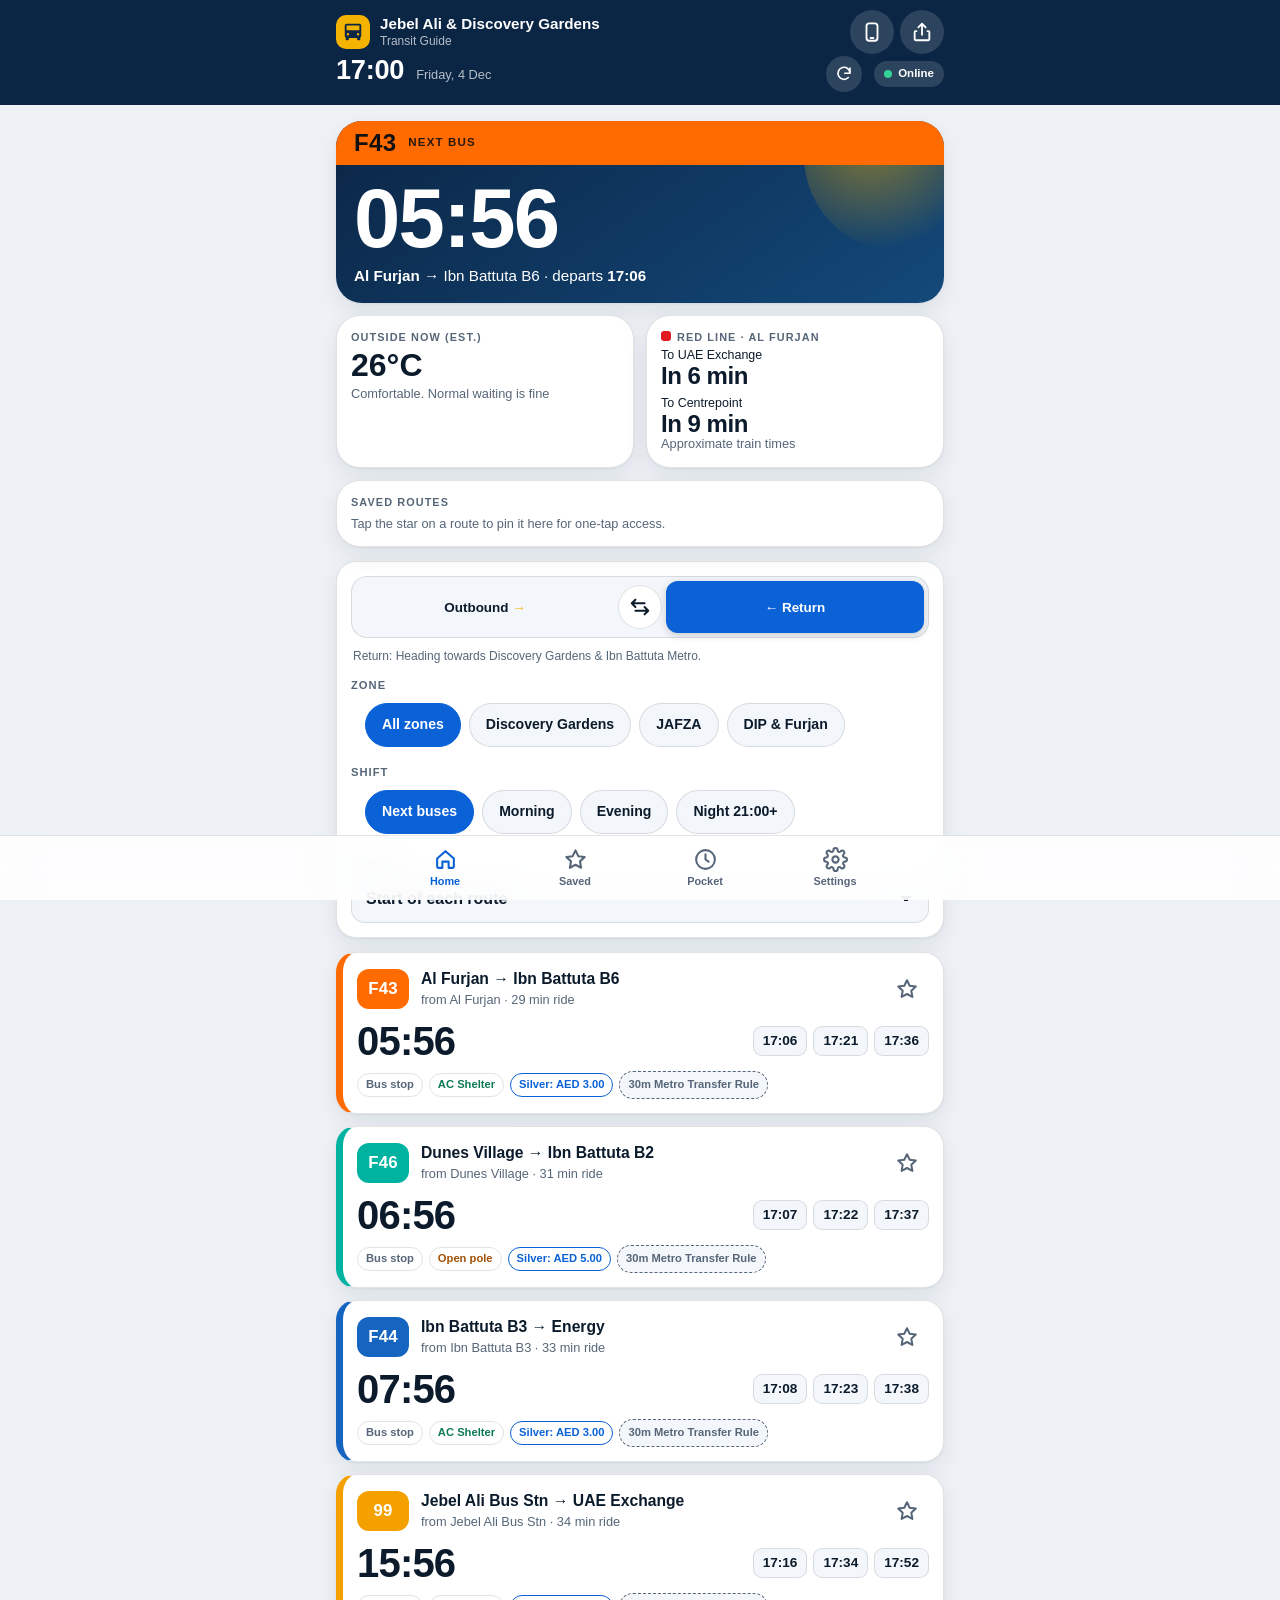
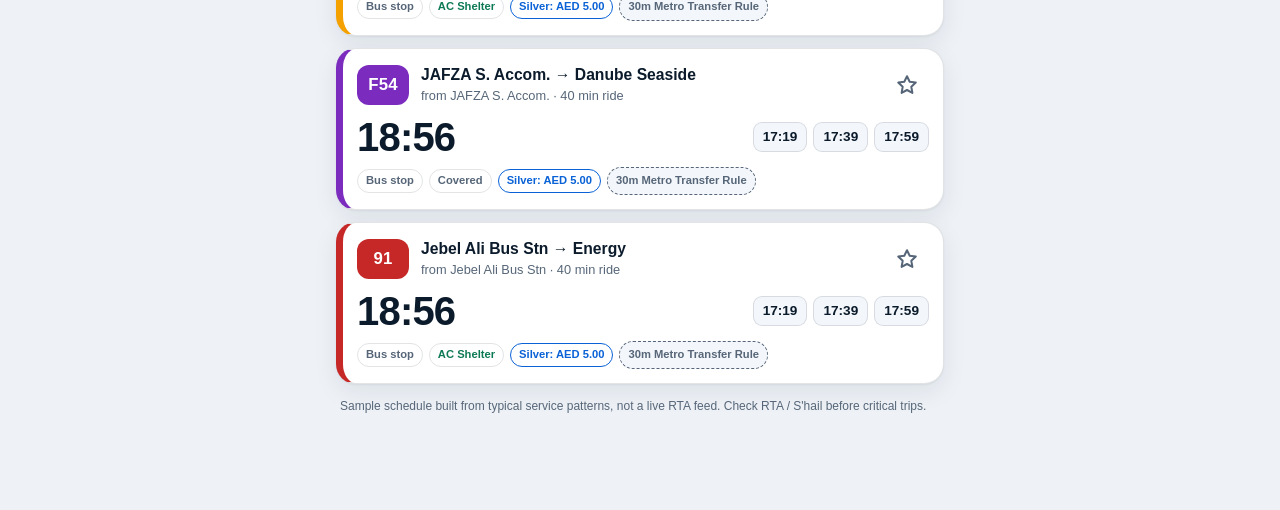
<file: index.html>
<!doctype html>
<html lang="en" data-theme="standard">
<head>
  <meta charset="utf-8">
  <meta name="viewport" content="width=device-width, initial-scale=1, viewport-fit=cover">
  <title>Jebel Ali &amp; Discovery Gardens Transit Guide</title>
  <meta name="description" content="Offline-first bus timetable for Discovery Gardens, JAFZA and Jebel Ali Industrial Area. Routes F43, F44, F46, F54, 99 and 91 with live countdowns and Dubai Metro links.">
  <meta name="theme-color" content="#0b2545" id="meta-theme">
  <meta name="application-name" content="JAFZA Commute">

  <!-- iOS / PWA -->
  <meta name="mobile-web-app-capable" content="yes">
  <meta name="apple-mobile-web-app-capable" content="yes">
  <meta name="apple-mobile-web-app-title" content="JAFZA Commute">
  <meta name="apple-mobile-web-app-status-bar-style" content="black-translucent">
  <meta name="format-detection" content="telephone=no">
  <link rel="manifest" href="manifest.webmanifest">
  <link rel="icon" href="favicon.svg" type="image/svg+xml">
  <link rel="icon" href="favicon.ico" sizes="any">
  <link rel="apple-touch-icon" href="apple-touch-icon.png">

  <!-- Open Graph / Facebook & Messenger Link Preview -->
  <meta property="og:type" content="website">
  <meta property="og:site_name" content="JAFZA Commute">
  <meta property="og:title" content="Jebel Ali &amp; Discovery Gardens Bus Timetable">
  <meta property="og:description" content="Offline-first bus times for shift workers: Discovery Gardens, JAFZA and Jebel Ali Industrial. Next-bus countdown, pocket mode and Metro links.">
  <meta property="og:url" content="https://githubbest729.github.io/JAFZA-Commute-PWA/">
  <meta property="og:image" content="https://githubbest729.github.io/JAFZA-Commute-PWA/og-image.png?v=2">
  <meta property="og:image:secure_url" content="https://githubbest729.github.io/JAFZA-Commute-PWA/og-image.png?v=2">
  <meta property="og:image:type" content="image/png">
  <meta property="og:image:width" content="1200">
  <meta property="og:image:height" content="630">
  <meta property="og:image:alt" content="Jebel Ali and Discovery Gardens Bus Timetable">

  <!-- Twitter / X Card -->
  <meta name="twitter:card" content="summary_large_image">
  <meta name="twitter:title" content="Jebel Ali &amp; Discovery Gardens Bus Timetable">
  <meta name="twitter:description" content="Offline-first bus times for shift workers: Discovery Gardens, JAFZA and Jebel Ali Industrial.">
  <meta name="twitter:image" content="https://githubbest729.github.io/JAFZA-Commute-PWA/og-image.png?v=2">
  <script>
    /* Apply saved display mode before first paint (no flash). */
    try {
      var t = JSON.parse(localStorage.getItem('jaf.theme'));
      if (t === 'sun' || t === 'oled' || t === 'standard') document.documentElement.dataset.theme = t;
      var c = { standard: '#0b2545', sun: '#000000', oled: '#000000' }[document.documentElement.dataset.theme];
      document.addEventListener('DOMContentLoaded', function () { document.getElementById('meta-theme').content = c; });
    } catch (e) {}
  </script>
  <script>
    /* Boot watchdog: if the app script does not start, show the real error and a recovery button instead of a blank screen. */
    window.__jafErr = [];
    window.addEventListener('error', function (e) { window.__jafErr.push((e.message || 'Script error') + (e.filename ? ' (' + e.filename.split('/').pop() + ':' + e.lineno + ')' : '')); });
    window.addEventListener('unhandledrejection', function (e) { window.__jafErr.push('Promise: ' + (e.reason && e.reason.message || e.reason)); });
    window.__jafFail = function (msg) {
      if (document.getElementById('jaf-fail')) return;
      var d = document.createElement('div'); d.id = 'jaf-fail'; d.setAttribute('role', 'alert');
      d.style.cssText = 'position:fixed;left:12px;right:12px;top:calc(env(safe-area-inset-top,0px) + 12px);z-index:999;background:#fff3cd;color:#3b2a00;border:3px solid #b45309;border-radius:16px;padding:14px;font:15px/1.4 -apple-system,Segoe UI,Roboto,sans-serif;box-shadow:0 8px 30px rgba(0,0,0,.35)';
      d.innerHTML = '<b>The timetable could not start.</b><br>Your phone may be holding an old copy of the app. Tap <b>Clear cache &amp; reload</b>.<br><small style="word-break:break-word;opacity:.8"></small><div style="display:flex;gap:8px;margin-top:10px"><button id="jaf-r1" style="flex:1;min-height:46px;border-radius:12px;border:2px solid #3b2a00;background:#fff;font:inherit;font-weight:700">Reload</button><button id="jaf-r2" style="flex:1;min-height:46px;border-radius:12px;border:0;background:#b45309;color:#fff;font:inherit;font-weight:700">Clear cache &amp; reload</button></div>';
      d.querySelector('small').textContent = String(msg || window.__jafErr.join(' | ') || 'No error message available').slice(0, 300);
      document.body.appendChild(d);
      document.getElementById('jaf-r1').onclick = function () { location.reload(); };
      document.getElementById('jaf-r2').onclick = function () {
        var done = function () { location.replace(location.pathname); };
        Promise.all([
          navigator.serviceWorker ? navigator.serviceWorker.getRegistrations().then(function (r) { return Promise.all(r.map(function (x) { return x.unregister(); })); }) : 0,
          window.caches ? caches.keys().then(function (k) { return Promise.all(k.map(function (x) { return caches.delete(x); })); }) : 0
        ]).then(done, done);
      };
    };
    setTimeout(function () { if (!window.__jafBooted) window.__jafFail(); }, 3000);
  </script>
  <link rel="stylesheet" href="css/styles.css?v=1.2.2">
</head>
<body>

<!-- Icon sprite -->
<svg width="0" height="0" style="position:absolute" aria-hidden="true" focusable="false">
  <defs>
    <symbol id="i-bus" viewBox="0 0 24 24"><path fill="currentColor" d="M5 3h14a2 2 0 0 1 2 2v11a2 2 0 0 1-1 1.7V20a1 1 0 0 1-1 1h-1.5a1 1 0 0 1-1-1v-1.5h-9V20a1 1 0 0 1-1 1H5a1 1 0 0 1-1-1v-2.3A2 2 0 0 1 3 16V5a2 2 0 0 1 2-2Zm0 2v5h14V5H5Zm1.5 8.2a1.3 1.3 0 1 0 0 2.6 1.3 1.3 0 0 0 0-2.6Zm11 0a1.3 1.3 0 1 0 0 2.6 1.3 1.3 0 0 0 0-2.6Z"/></symbol>
    <symbol id="i-star" viewBox="0 0 24 24"><path fill="none" stroke="currentColor" stroke-width="2" stroke-linejoin="round" d="m12 3.2 2.7 5.6 6.1.8-4.5 4.2 1.1 6.1L12 17l-5.4 2.9 1.1-6.1L3.2 9.6l6.1-.8L12 3.2Z"/></symbol>
    <symbol id="i-star-fill" viewBox="0 0 24 24"><path fill="currentColor" stroke="currentColor" stroke-width="2" stroke-linejoin="round" d="m12 3.2 2.7 5.6 6.1.8-4.5 4.2 1.1 6.1L12 17l-5.4 2.9 1.1-6.1L3.2 9.6l6.1-.8L12 3.2Z"/></symbol>
    <symbol id="i-share" viewBox="0 0 24 24"><path fill="none" stroke="currentColor" stroke-width="2" stroke-linecap="round" stroke-linejoin="round" d="M12 15V3m0 0L8 7m4-4 4 4M6 11H5a1 1 0 0 0-1 1v8a1 1 0 0 0 1 1h14a1 1 0 0 0 1-1v-8a1 1 0 0 0-1-1h-1"/></symbol>
    <symbol id="i-sun" viewBox="0 0 24 24"><g fill="none" stroke="currentColor" stroke-width="2" stroke-linecap="round"><circle cx="12" cy="12" r="4"/><path d="M12 2v2m0 16v2M4.9 4.9l1.4 1.4m11.4 11.4 1.4 1.4M2 12h2m16 0h2M4.9 19.1l1.4-1.4M17.7 6.3l1.4-1.4"/></g></symbol>
    <symbol id="i-battery" viewBox="0 0 24 24"><g fill="none" stroke="currentColor" stroke-width="2" stroke-linecap="round" stroke-linejoin="round"><rect x="2.5" y="7" width="16" height="10" rx="2.5"/><path d="M21.5 10.5v3"/><path d="M6 10v4" /></g></symbol>
    <symbol id="i-phone" viewBox="0 0 24 24"><g fill="none" stroke="currentColor" stroke-width="2" stroke-linecap="round" stroke-linejoin="round"><rect x="6" y="2.5" width="12" height="19" rx="3"/><path d="M10.5 18.5h3"/></g></symbol>
    <symbol id="i-home" viewBox="0 0 24 24"><path fill="none" stroke="currentColor" stroke-width="2" stroke-linejoin="round" stroke-linecap="round" d="M4 11 12 4l8 7v8a1 1 0 0 1-1 1h-4v-6H9v6H5a1 1 0 0 1-1-1v-8Z"/></symbol>
    <symbol id="i-gear" viewBox="0 0 24 24"><g fill="none" stroke="currentColor" stroke-width="2" stroke-linecap="round" stroke-linejoin="round"><circle cx="12" cy="12" r="3"/><path d="M19.4 15a1.7 1.7 0 0 0 .3 1.8l.1.1a2 2 0 1 1-2.8 2.8l-.1-.1a1.7 1.7 0 0 0-1.8-.3 1.7 1.7 0 0 0-1 1.5V21a2 2 0 1 1-4 0v-.1a1.7 1.7 0 0 0-1.1-1.5 1.7 1.7 0 0 0-1.8.3l-.1.1a2 2 0 1 1-2.8-2.8l.1-.1a1.7 1.7 0 0 0 .3-1.8 1.7 1.7 0 0 0-1.5-1H3a2 2 0 1 1 0-4h.1a1.7 1.7 0 0 0 1.5-1.1 1.7 1.7 0 0 0-.3-1.8l-.1-.1a2 2 0 1 1 2.8-2.8l.1.1a1.7 1.7 0 0 0 1.8.3H9a1.7 1.7 0 0 0 1-1.5V3a2 2 0 1 1 4 0v.1a1.7 1.7 0 0 0 1 1.5 1.7 1.7 0 0 0 1.8-.3l.1-.1a2 2 0 1 1 2.8 2.8l-.1.1a1.7 1.7 0 0 0-.3 1.8V9a1.7 1.7 0 0 0 1.5 1H21a2 2 0 1 1 0 4h-.1a1.7 1.7 0 0 0-1.5 1Z"/></g></symbol>
    <symbol id="i-glance" viewBox="0 0 24 24"><g fill="none" stroke="currentColor" stroke-width="2" stroke-linecap="round" stroke-linejoin="round"><circle cx="12" cy="12" r="9"/><path d="M12 7v5l3 2"/></g></symbol>
    <symbol id="i-close" viewBox="0 0 24 24"><path fill="none" stroke="currentColor" stroke-width="2.4" stroke-linecap="round" d="M6 6l12 12M18 6 6 18"/></symbol>
    <symbol id="i-metro" viewBox="0 0 24 24"><g fill="none" stroke="currentColor" stroke-width="2" stroke-linecap="round" stroke-linejoin="round"><rect x="5" y="3" width="14" height="14" rx="3"/><path d="M5 11h14M8 21l2-4m6 4-2-4"/><circle cx="9" cy="14" r=".6" fill="currentColor"/><circle cx="15" cy="14" r=".6" fill="currentColor"/></g></symbol>
    <symbol id="i-plus-box" viewBox="0 0 24 24"><g fill="none" stroke="currentColor" stroke-width="2" stroke-linecap="round" stroke-linejoin="round"><rect x="3.5" y="3.5" width="17" height="17" rx="4"/><path d="M12 8v8M8 12h8"/></g></symbol>
    <symbol id="i-wifi-off" viewBox="0 0 24 24"><g fill="none" stroke="currentColor" stroke-width="2" stroke-linecap="round"><path d="M2 9a15 15 0 0 1 20 0M5.5 12.5a10 10 0 0 1 13 0M9 16a5 5 0 0 1 6 0"/><circle cx="12" cy="19.5" r=".8" fill="currentColor"/></g></symbol>
  </defs>
</svg>

<a class="skip" href="#main">Skip to content</a>

<header class="topbar" id="topbar">
  <div class="topbar-in">
    <div class="brand">
      <svg class="logo" aria-hidden="true"><use href="#i-bus"/></svg>
      <div class="brand-text">
        <h1>Jebel Ali &amp; Discovery Gardens</h1>
        <p>Transit Guide</p>
      </div>
    </div>
    <div class="top-actions">
      <button class="icon-btn" id="btn-theme" type="button" aria-label="Display mode: Standard. Tap to change">
        <svg aria-hidden="true"><use href="#i-phone" id="theme-icon"/></svg>
      </button>
      <button class="icon-btn" id="btn-share-app" type="button" aria-label="Share this app">
        <svg aria-hidden="true"><use href="#i-share"/></svg>
      </button>
    </div>
  </div>
  <div class="topbar-in status-row">
    <span class="clock" id="clock" aria-label="Current time">--:--</span>
    <span class="date" id="date"></span>
    <button class="refresh" id="btn-refresh" type="button" aria-label="Refresh times and check for updates"><svg viewBox="0 0 24 24" aria-hidden="true"><g fill="none" stroke="currentColor" stroke-width="2.2" stroke-linecap="round" stroke-linejoin="round"><path d="M20 11a8 8 0 1 0-2.3 5.7M20 4v7h-7"/></g></svg></button>
    <span class="pill" id="net-pill"><i class="dot"></i><span id="net-text">Offline-ready</span></span>
  </div>
</header>

<main id="main" class="main">

  <!-- HOME -->
  <section id="view-home" class="view is-active" aria-label="Timetable">
    <div class="ptr" id="ptr" aria-hidden="true"><svg id="ptr-bus"><use href="#i-bus"/></svg><span id="ptr-txt">Pull to refresh</span></div>
    <button class="nol-alert" id="nol-alert" type="button" hidden></button>
    <div class="bento">
      <div class="tile hero" id="hero" aria-live="polite"></div>
      <div class="tile t-status" id="tile-status"></div>
      <div class="tile t-metro" id="tile-metro"></div>
      <div class="tile t-saved" id="tile-saved"></div>
    </div>

    <div class="panel controls">
      <div class="seg" id="seg-dir" role="group" aria-label="Direction">
        <button type="button" data-dir="out">Outbound <b>&rarr;</b></button>
        <button type="button" class="swap" id="btn-swap" aria-label="Swap direction"><svg aria-hidden="true" viewBox="0 0 24 24"><g fill="none" stroke="currentColor" stroke-width="2.2" stroke-linecap="round" stroke-linejoin="round"><path d="M7 4 3 8l4 4M3 8h14M17 20l4-4-4-4m4 4H7"/></g></svg></button>
        <button type="button" data-dir="in"><b>&larr;</b> Return</button>
      </div>

      <p class="fine hint" id="dir-hint" aria-live="polite"></p>
      <div class="label">Zone</div>
      <div class="chips" id="chips-area" role="group" aria-label="JAFZA zone"></div>

      <div class="label">Shift</div>
      <div class="chips" id="chips-shift" role="group" aria-label="Shift window"></div>

      <label class="field">
        <span class="label">Board at</span>
        <select id="sel-board"></select>
      </label>
    </div>

    <div id="route-list" class="list"></div>
    <p class="fine">Sample schedule built from typical service patterns, not a live RTA feed. Check RTA / S'hail before critical trips.</p>
  </section>

  <!-- SAVED -->
  <section id="view-favs" class="view" aria-label="Saved stops">
    <h2 class="h2">Favorite stops</h2>
    <div id="fav-list" class="list"></div>
  </section>

  <!-- SETTINGS -->
  <section id="view-settings" class="view" aria-label="Settings">
    <h2 class="h2">Display mode</h2>
    <div class="modes" id="mode-list" role="radiogroup" aria-label="Display mode">
      <button type="button" role="radio" data-theme-pick="standard">
        <span class="mode-prev m-standard"></span>
        <strong>Standard</strong><small>Clean iOS-style look</small>
      </button>
      <button type="button" role="radio" data-theme-pick="sun">
        <span class="mode-prev m-sun"></span>
        <strong>Direct Sunlight</strong><small>High contrast, big type, thick borders</small>
      </button>
      <button type="button" role="radio" data-theme-pick="oled">
        <span class="mode-prev m-oled"></span>
        <strong>Low Battery</strong><small>Pure black OLED, no animation</small>
      </button>
    </div>

    <h2 class="h2">App</h2>
    <div class="panel list-rows">
      <button type="button" class="row" id="btn-a2hs"><svg aria-hidden="true"><use href="#i-plus-box"/></svg><span>Add to Home Screen<small>Step-by-step guide for iPhone</small></span></button>
      <button type="button" class="row" id="btn-install" hidden><svg aria-hidden="true"><use href="#i-plus-box"/></svg><span>Install app<small>Add to your home screen</small></span></button>
      <button type="button" class="row" id="btn-share-set"><svg aria-hidden="true"><use href="#i-share"/></svg><span>Share this app<small>Send the link to a colleague</small></span></button>
      <button type="button" class="row" id="btn-reset"><svg aria-hidden="true"><use href="#i-wifi-off"/></svg><span>Clear cache &amp; reload schedule<small>Recovery if anything looks wrong. Also clears saved settings</small></span></button>
      <button type="button" class="row" id="btn-clear-favs"><svg aria-hidden="true"><use href="#i-star"/></svg><span>Clear favorites<small id="fav-count">0 saved</small></span></button>
    </div>

    <h2 class="h2">Nol trip calculator</h2>
    <div class="panel nol">
      <label class="field"><span class="label">Card balance (AED)</span>
        <input id="nol-bal" type="text" inputmode="decimal" autocomplete="off" placeholder="e.g. 12.50"></label>
      <div class="two">
        <label class="field"><span class="label">Card</span><select id="nol-card"><option value="silver">Silver</option><option value="gold">Gold</option></select></label>
        <label class="field"><span class="label">Journey</span><select id="nol-zones"><option value="1">1 zone</option><option value="2">2 adjacent zones</option></select></label>
      </div>
      <div class="nol-result" id="nol-result" role="status" aria-live="polite">Enter your balance to check it.</div>
    </div>

    <h2 class="h2">About</h2>
    <div class="panel about">
      <p><b>Works offline.</b> Times are calculated from your phone clock and stored on this device. No account, no tracking.</p>
      <p><b>Sample data.</b> Timetables are illustrative, based on typical service patterns for these corridors. They are not an official RTA feed. Confirm with RTA, S'hail or Dubai Drive.</p>
      <p class="mono" id="about-ver"></p>
    </div>
  </section>
</main>

<!-- Bottom tab bar -->
<nav class="tabbar" id="tabbar" aria-label="Main">
  <button type="button" data-tab="home" class="is-active" aria-current="page"><svg aria-hidden="true"><use href="#i-home"/></svg><span>Home</span></button>
  <button type="button" data-tab="favs"><svg aria-hidden="true"><use href="#i-star"/></svg><span>Saved</span></button>
  <button type="button" id="tab-glance"><svg aria-hidden="true"><use href="#i-glance"/></svg><span>Pocket</span></button>
  <button type="button" data-tab="settings"><svg aria-hidden="true"><use href="#i-gear"/></svg><span>Settings</span></button>
</nav>

<!-- Sheets -->
<div class="backdrop" id="backdrop"></div>

<aside class="sheet" id="sheet-route" role="dialog" aria-modal="true" aria-labelledby="sr-title" aria-hidden="true">
  <div class="grab" aria-hidden="true"></div>
  <div id="sheet-route-body"></div>
</aside>

<aside class="sheet" id="sheet-a2hs" role="dialog" aria-modal="true" aria-labelledby="a2-title" aria-hidden="true">
  <div class="grab" aria-hidden="true"></div>
  <div class="sheet-head">
    <h2 id="a2-title">Add to Home Screen</h2>
    <button class="icon-btn" type="button" data-close aria-label="Close"><svg aria-hidden="true"><use href="#i-close"/></svg></button>
  </div>
  <p class="lead">Open it like an app, full screen, even with no signal.</p>

  <div class="demo" aria-hidden="true">
    <div class="demo-phone">
      <div class="frame f1">
        <div class="demo-page"><span></span><span></span><span></span></div>
        <div class="demo-bar">
          <i>&lsaquo;</i><i>&rsaquo;</i>
          <b class="share-ico"><svg><use href="#i-share"/></svg><em class="ripple"></em></b>
          <i>&#9633;</i><i>&#8943;</i>
        </div>
        <div class="finger f-share"></div>
        <div class="cap">1 &middot; Tap the <b>Share</b> button</div>
      </div>
      <div class="frame f2">
        <div class="demo-menu">
          <div class="mi">Copy</div>
          <div class="mi">Add to Reading List</div>
          <div class="mi hot"><span>Add to Home Screen</span><svg><use href="#i-plus-box"/></svg></div>
          <div class="mi">Add Bookmark</div>
        </div>
        <div class="finger f-add"></div>
        <div class="cap">2 &middot; Scroll, tap <b>Add to Home Screen</b></div>
      </div>
      <div class="frame f3">
        <div class="demo-dialog">
          <div class="dd-top"><span>Cancel</span><b>Add to Home Screen</b><span class="hot">Add</span></div>
          <div class="dd-body"><svg class="logo"><use href="#i-bus"/></svg><div><b>JAFZA Commute</b><small>jebel-ali-pwa</small></div></div>
        </div>
        <div class="finger f-confirm"></div>
        <div class="cap">3 &middot; Tap <b>Add</b> (top right)</div>
      </div>
    </div>
  </div>
  <p class="fine" id="a2-note">Use <b>Safari</b> on iPhone or iPad. In other iOS browsers, open this page in Safari first.</p>
  <button class="btn primary wide" type="button" data-close id="a2-done">Got it</button>
  <button class="btn ghost wide" type="button" id="a2-never">Don't show again</button>
</aside>

<!-- Pocket / glance mode -->
<div class="glance" id="glance" role="dialog" aria-modal="true" aria-label="Pocket mode" hidden>
  <div class="glance-top">
    <span class="g-tag">Pocket mode</span>
    <button class="icon-btn" type="button" id="glance-close" aria-label="Exit pocket mode"><svg aria-hidden="true"><use href="#i-close"/></svg></button>
  </div>
  <div class="g-clock" id="g-clock" aria-hidden="true">--:--</div>
  <div class="g-date" id="g-date"></div>
  <div class="g-list" id="g-list" aria-live="polite"></div>
  <div class="g-foot">
    <button type="button" class="btn wake" id="btn-wake" aria-pressed="false">
      <svg aria-hidden="true"><use href="#i-sun"/></svg><span id="wake-text">Keep screen awake: Off</span>
    </button>
    <p class="fine" id="g-hint"></p>
  </div>
</div>

<div class="toast" id="toast" role="status" aria-live="polite"></div>

<noscript><p style="padding:24px;font-family:sans-serif">This guide needs JavaScript. Please enable it to see bus times.</p></noscript>

<script src="js/transit-data.js?v=1.2.2"></script>
<script src="js/app.js?v=1.2.2"></script>
</body>
</html>
</file>
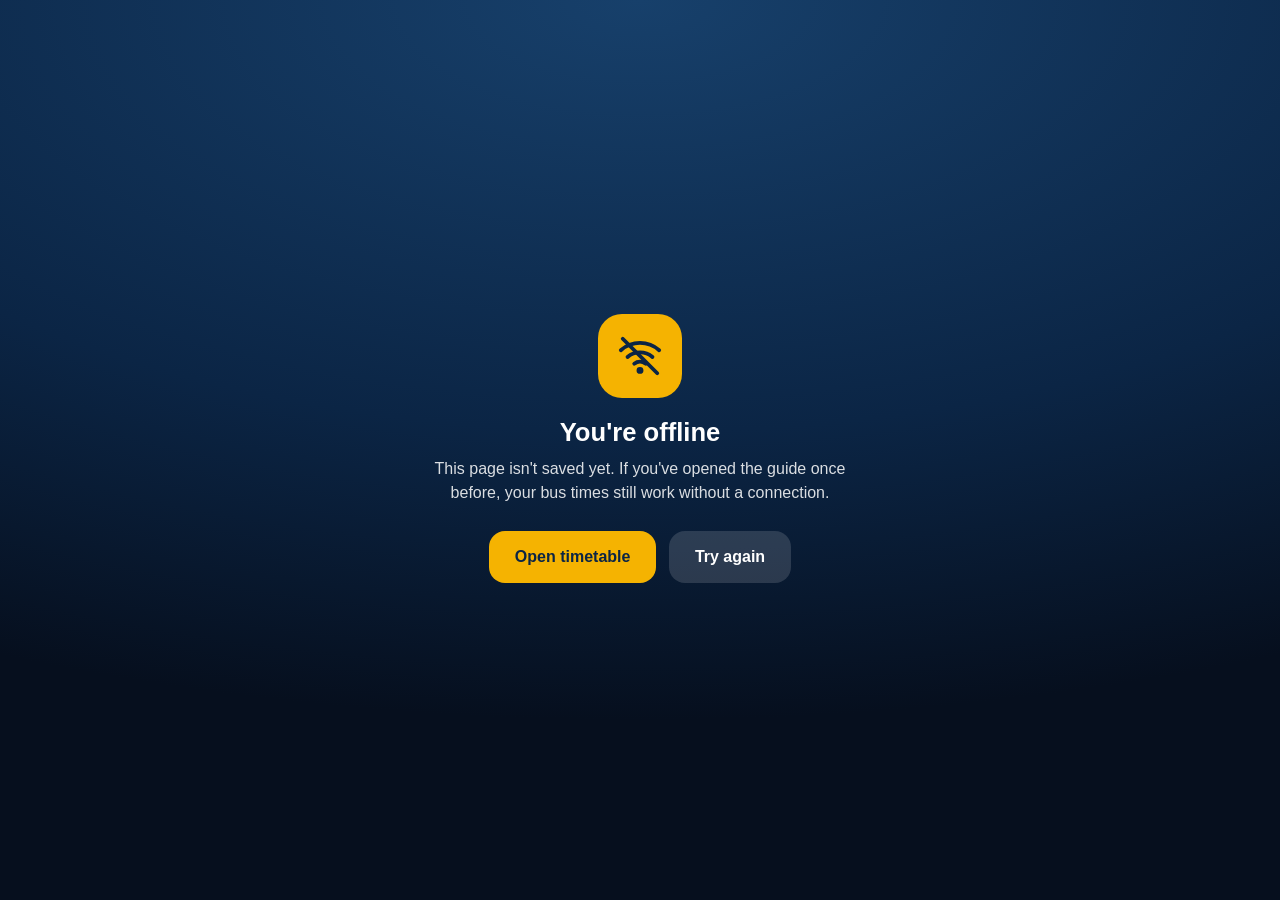
<file: offline.html>
<!doctype html>
<html lang="en">
<head>
  <meta charset="utf-8">
  <meta name="viewport" content="width=device-width, initial-scale=1, viewport-fit=cover">
  <title>Offline - Jebel Ali Transit Guide</title>
  <meta name="theme-color" content="#0b2545">
  <link rel="icon" href="favicon.svg" type="image/svg+xml">
  <style>
    :root { color-scheme: dark; }
    * { box-sizing: border-box; }
    body {
      margin: 0; min-height: 100dvh; display: grid; place-items: center; text-align: center;
      padding: max(24px, env(safe-area-inset-top)) 24px max(24px, env(safe-area-inset-bottom));
      background: radial-gradient(120% 80% at 50% 0%, #17406b 0%, #0b2545 60%, #060f1e 100%); color: #fff;
      font-family: -apple-system, BlinkMacSystemFont, "SF Pro Text", "Segoe UI", Roboto, sans-serif;
    }
    main { max-width: 420px; }
    .ico { width: 84px; height: 84px; margin: 0 auto 20px; border-radius: 24px; background: #f5b301; color: #0b2545; display: grid; place-items: center; }
    .ico svg { width: 46px; height: 46px; }
    h1 { font-size: 1.6rem; margin: 0 0 10px; }
    p { margin: 0 0 22px; line-height: 1.5; opacity: .85; }
    a, button { display: inline-flex; align-items: center; justify-content: center; min-height: 52px; padding: 0 26px; border-radius: 16px; font: inherit; font-weight: 700; text-decoration: none; border: 0; cursor: pointer; margin: 4px; }
    .primary { background: #f5b301; color: #0b2545; }
    .ghost { background: rgba(255, 255, 255, .14); color: #fff; }
  </style>
</head>
<body>
  <main>
    <div class="ico" aria-hidden="true">
      <svg viewBox="0 0 24 24" fill="none" stroke="currentColor" stroke-width="2" stroke-linecap="round"><path d="M2 9a15 15 0 0 1 20 0M5.5 12.5a10 10 0 0 1 13 0M9 16a5 5 0 0 1 6 0"/><circle cx="12" cy="19.5" r=".8" fill="currentColor"/><path d="M3 3l18 18"/></svg>
    </div>
    <h1>You're offline</h1>
    <p>This page isn't saved yet. If you've opened the guide once before, your bus times still work without a connection.</p>
    <a class="primary" href="./">Open timetable</a>
    <button class="ghost" type="button" onclick="location.reload()">Try again</button>
  </main>
  <script>
    addEventListener('online', function () { location.href = './'; });
  </script>
</body>
</html>
</file>
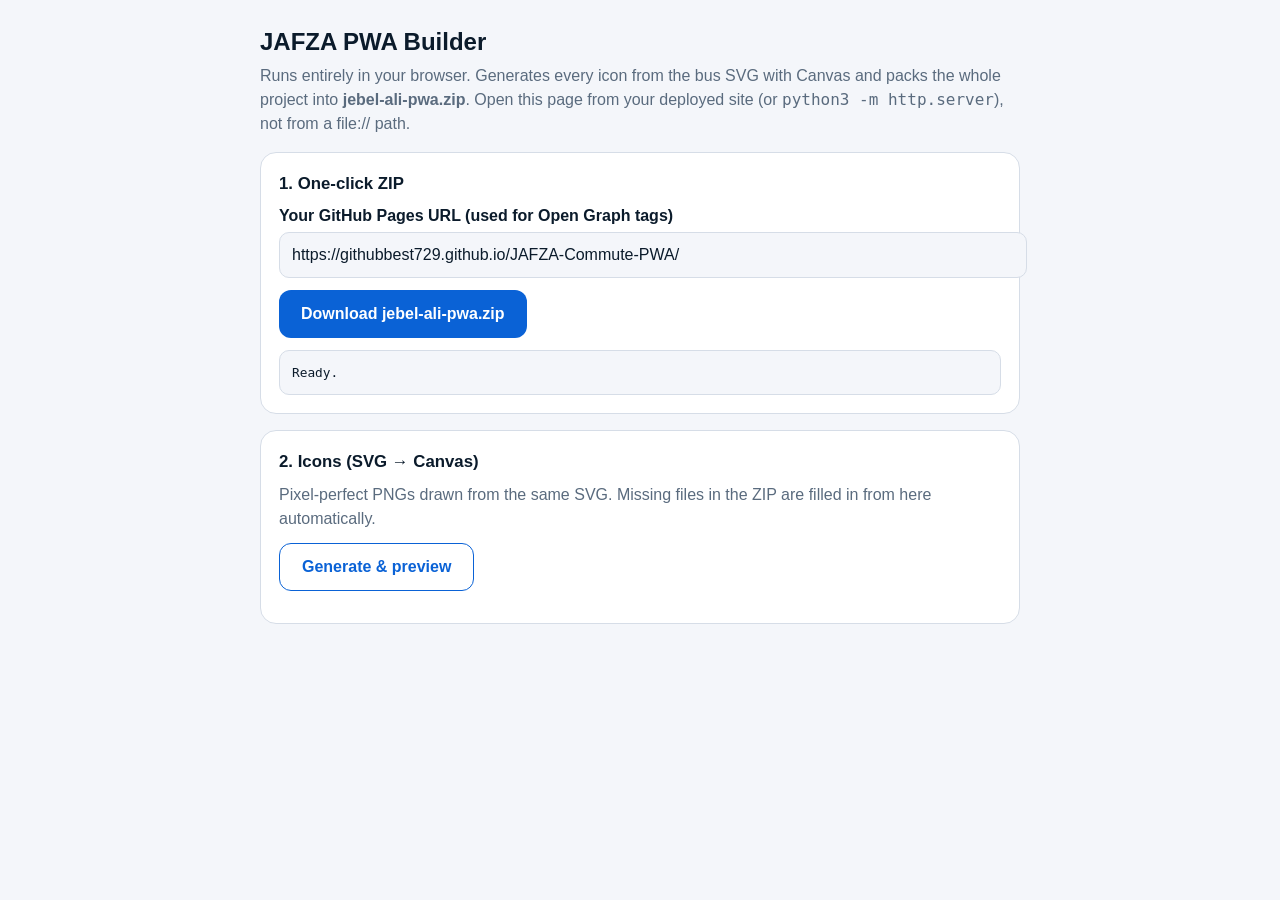
<file: tools/builder.html>
<!doctype html>
<html lang="en">
<head>
  <meta charset="utf-8">
  <meta name="viewport" content="width=device-width, initial-scale=1">
  <meta name="robots" content="noindex">
  <title>JAFZA PWA Builder</title>
  <style>
    :root { color-scheme: light dark; --bg: #f4f6fa; --card: #fff; --text: #0b1b2b; --muted: #5a6b7e; --accent: #0a62d6; --line: #d6dde7; }
    @media (prefers-color-scheme: dark) { :root { --bg: #0b1220; --card: #131c2e; --text: #e8eef7; --muted: #93a3b8; --accent: #5aa2ff; --line: #26334a; } }
    body { margin: 0; font: 16px/1.5 -apple-system, BlinkMacSystemFont, "Segoe UI", Roboto, sans-serif; background: var(--bg); color: var(--text); }
    main { max-width: 760px; margin: 0 auto; padding: 24px 16px 64px; }
    h1 { font-size: 1.5rem; margin: 0 0 4px; } h2 { font-size: 1.05rem; margin: 0 0 8px; }
    p { margin: 0 0 12px; color: var(--muted); }
    section { background: var(--card); border: 1px solid var(--line); border-radius: 16px; padding: 18px; margin-top: 16px; }
    label { display: block; font-weight: 600; margin-bottom: 4px; }
    input[type=url] { width: 100%; min-height: 44px; padding: 0 12px; border-radius: 10px; border: 1px solid var(--line); background: var(--bg); color: inherit; font: inherit; }
    button { min-height: 48px; padding: 0 22px; border-radius: 12px; border: 0; background: var(--accent); color: #fff; font: inherit; font-weight: 700; cursor: pointer; }
    button.alt { background: transparent; color: var(--accent); border: 1px solid var(--accent); }
    button:disabled { opacity: .55; cursor: wait; }
    .row { display: flex; gap: 10px; flex-wrap: wrap; margin-top: 12px; }
    pre { background: var(--bg); border: 1px solid var(--line); border-radius: 10px; padding: 12px; font-size: .8rem; max-height: 220px; overflow: auto; white-space: pre-wrap; margin: 12px 0 0; }
    .grid { display: grid; grid-template-columns: repeat(auto-fill, minmax(92px, 1fr)); gap: 12px; margin-top: 14px; }
    .grid figure { margin: 0; text-align: center; font-size: .72rem; color: var(--muted); }
    .grid img { width: 72px; height: 72px; object-fit: contain; background: repeating-conic-gradient(#8883 0 25%, transparent 0 50%) 0 0/14px 14px; border-radius: 12px; }
    .og img { width: 100%; height: auto; border-radius: 12px; }
  </style>
</head>
<body>
<main>
  <h1>JAFZA PWA Builder</h1>
  <p>Runs entirely in your browser. Generates every icon from the bus SVG with Canvas and packs the whole project into <b>jebel-ali-pwa.zip</b>.
     Open this page from your deployed site (or <code>python3 -m http.server</code>), not from a file:// path.</p>

  <section>
    <h2>1. One-click ZIP</h2>
    <label for="base">Your GitHub Pages URL (used for Open Graph tags)</label>
    <input id="base" type="url" value="https://githubbest729.github.io/JAFZA-Commute-PWA/" placeholder="https://your-username.github.io/your-repo/">
    <div class="row">
      <button id="zip">Download jebel-ali-pwa.zip</button>
    </div>
    <pre id="log" aria-live="polite">Ready.</pre>
  </section>

  <section>
    <h2>2. Icons (SVG &rarr; Canvas)</h2>
    <p>Pixel-perfect PNGs drawn from the same SVG. Missing files in the ZIP are filled in from here automatically.</p>
    <div class="row"><button class="alt" id="gen">Generate &amp; preview</button></div>
    <div class="grid" id="grid"></div>
    <div class="og" id="og"></div>
  </section>
</main>

<script>
/* ============ SVG sources (single source of truth for all artwork) ============ */
const BUS = `
  <rect x="124" y="196" width="22" height="64" rx="8" fill="#cbd5e1"/><rect x="366" y="196" width="22" height="64" rx="8" fill="#cbd5e1"/>
  <rect x="136" y="116" width="240" height="268" rx="40" fill="#fff"/>
  <rect x="160" y="138" width="192" height="36" rx="10" fill="#0b2545"/>
  <circle cx="190" cy="156" r="6" fill="#f5b301"/><circle cx="212" cy="156" r="6" fill="#f5b301"/><rect x="236" y="150" width="96" height="12" rx="6" fill="#f5b301"/>
  <rect x="156" y="188" width="200" height="106" rx="18" fill="url(#gl)"/><rect x="253" y="188" width="6" height="106" fill="#fff"/>
  <circle cx="188" cy="338" r="20" fill="#f5b301"/><circle cx="324" cy="338" r="20" fill="#f5b301"/><rect x="226" y="328" width="60" height="20" rx="10" fill="#cbd5e1"/>
  <rect x="150" y="372" width="56" height="44" rx="12" fill="#0b1220"/><rect x="306" y="372" width="56" height="44" rx="12" fill="#0b1220"/>
  <rect x="92" y="438" width="328" height="14" rx="7" fill="#f5b301"/>
  <circle cx="136" cy="445" r="4" fill="#0b2545"/><circle cx="196" cy="445" r="4" fill="#0b2545"/><circle cx="256" cy="445" r="4" fill="#0b2545"/><circle cx="316" cy="445" r="4" fill="#0b2545"/><circle cx="376" cy="445" r="4" fill="#0b2545"/>`;
const DEFS = `<defs>
  <linearGradient id="bg" x1="0" y1="0" x2="1" y2="1"><stop offset="0" stop-color="#0b2545"/><stop offset="1" stop-color="#13497a"/></linearGradient>
  <linearGradient id="gl" x1="0" y1="0" x2="0" y2="1"><stop offset="0" stop-color="#bfe6ff"/><stop offset="1" stop-color="#6fb8ec"/></linearGradient></defs>`;

/* kind: any (rounded, transparent corners) | maskable (full bleed, content in safe zone) | square (full bleed, iOS) */
function iconSvg(kind) {
  if (kind === 'any') return `<svg xmlns="http://www.w3.org/2000/svg" viewBox="0 0 512 512">${DEFS}<rect width="512" height="512" rx="112" fill="url(#bg)"/><circle cx="400" cy="118" r="50" fill="#f5b301"/>${BUS}</svg>`;
  if (kind === 'square') return `<svg xmlns="http://www.w3.org/2000/svg" viewBox="0 0 512 512">${DEFS}<rect width="512" height="512" fill="url(#bg)"/><circle cx="400" cy="118" r="50" fill="#f5b301"/>${BUS}</svg>`;
  return `<svg xmlns="http://www.w3.org/2000/svg" viewBox="0 0 512 512">${DEFS}<rect width="512" height="512" fill="url(#bg)"/><g transform="translate(256 256) scale(.84) translate(-256 -284)">${BUS}</g></svg>`;
}
function ogSvg() {
  const chips = ['F43', 'F44', 'F46', 'F54', '99', '91'];
  const cols = ['#e4572e', '#2a9d8f', '#7b2cbf', '#f4a100', '#0077b6', '#c1121f'];
  const chipSvg = chips.map((c, i) => `<g transform="translate(${100 + i * 128} 470)"><rect width="112" height="64" rx="18" fill="${cols[i]}"/><text x="56" y="43" text-anchor="middle" font-size="30" font-weight="800" fill="#fff">${c}</text></g>`).join('');
  return `<svg xmlns="http://www.w3.org/2000/svg" viewBox="0 0 1200 630" font-family="-apple-system, 'Segoe UI', Roboto, 'Helvetica Neue', Arial, sans-serif">${DEFS}
    <rect width="1200" height="630" fill="url(#bg)"/>
    <circle cx="1010" cy="120" r="170" fill="#f5b301" opacity=".18"/><circle cx="1010" cy="120" r="90" fill="#f5b301" opacity=".35"/>
    <g transform="translate(790 120) scale(.78)">${BUS}</g>
    <text x="100" y="160" font-size="26" font-weight="700" letter-spacing="5" fill="#f5b301">OFFLINE-FIRST COMMUTE GUIDE</text>
    <text x="100" y="250" font-size="74" font-weight="800" fill="#fff">Jebel Ali &amp;</text>
    <text x="100" y="334" font-size="74" font-weight="800" fill="#fff">Discovery Gardens</text>
    <text x="100" y="404" font-size="44" font-weight="600" fill="#bfe6ff">Bus Timetable</text>
    ${chipSvg}
    <text x="100" y="584" font-size="26" fill="#9fb6d3">Next-bus countdown  |  Pocket mode  |  Metro links  |  Works with no signal</text></svg>`;
}

/* ============ SVG -> Canvas -> PNG ============ */
function svgToPng(svg, w, h) {
  return new Promise((resolve, reject) => {
    const img = new Image();
    img.onload = () => {
      const c = document.createElement('canvas'); c.width = w; c.height = h;
      const ctx = c.getContext('2d'); ctx.imageSmoothingQuality = 'high';
      ctx.drawImage(img, 0, 0, w, h);
      c.toBlob((b) => (b ? resolve(b) : reject(new Error('toBlob failed'))), 'image/png');
    };
    img.onerror = () => reject(new Error('SVG failed to load'));
    img.src = 'data:image/svg+xml;charset=utf-8,' + encodeURIComponent(svg);
  });
}
/* ICO container with embedded PNG frames */
async function buildIco(sizes) {
  const pngs = [];
  for (const s of sizes) pngs.push(new Uint8Array(await (await svgToPng(iconSvg('any'), s, s)).arrayBuffer()));
  const head = 6 + 16 * pngs.length;
  const total = head + pngs.reduce((a, p) => a + p.length, 0);
  const buf = new ArrayBuffer(total), dv = new DataView(buf), u8 = new Uint8Array(buf);
  dv.setUint16(2, 1, true); dv.setUint16(4, pngs.length, true);
  let off = head;
  pngs.forEach((p, i) => {
    const e = 6 + i * 16, s = sizes[i];
    dv.setUint8(e, s >= 256 ? 0 : s); dv.setUint8(e + 1, s >= 256 ? 0 : s); dv.setUint16(e + 4, 1, true); dv.setUint16(e + 6, 32, true);
    dv.setUint32(e + 8, p.length, true); dv.setUint32(e + 12, off, true);
    u8.set(p, off); off += p.length;
  });
  return new Blob([buf], { type: 'image/x-icon' });
}
const ICON_SIZES = [72, 96, 128, 144, 152, 192, 384, 512];
async function generateAll() {
  const out = {};
  for (const s of ICON_SIZES) out[`icons/icon-${s}.png`] = await svgToPng(iconSvg('any'), s, s);
  out['icons/icon-maskable-192.png'] = await svgToPng(iconSvg('maskable'), 192, 192);
  out['icons/icon-maskable-512.png'] = await svgToPng(iconSvg('maskable'), 512, 512);
  out['apple-touch-icon.png'] = await svgToPng(iconSvg('square'), 180, 180);
  out['og-image.png'] = await svgToPng(ogSvg(), 1200, 630);
  out['favicon.ico'] = await buildIco([16, 32, 48]);
  out['favicon.svg'] = new Blob([iconSvg('any')], { type: 'image/svg+xml' });
  return out;
}
window.JAF = { generateAll, iconSvg, ogSvg };

/* ============ UI ============ */
const $ = (s) => document.querySelector(s);
const log = (m) => { const l = $('#log'); l.textContent += '\n' + m; l.scrollTop = l.scrollHeight; };

$('#gen').onclick = async () => {
  const files = await generateAll();
  const grid = $('#grid'); grid.innerHTML = '';
  for (const [name, blob] of Object.entries(files)) {
    if (name === 'og-image.png') { $('#og').innerHTML = `<img alt="OG preview" src="${URL.createObjectURL(blob)}">`; continue; }
    const f = document.createElement('figure');
    f.innerHTML = `<img alt="" src="${URL.createObjectURL(blob)}"><figcaption>${name.replace('icons/', '')}</figcaption>`;
    grid.appendChild(f);
  }
};

const FILES = [
  'index.html', 'manifest.webmanifest', 'sw.js', 'offline.html', 'favicon.ico', 'favicon.svg', 'apple-touch-icon.png', 'og-image.png',
  'robots.txt', '.nojekyll', 'README.md', 'css/styles.css', 'js/app.js', 'js/transit-data.js', 'tools/builder.html',
  ...ICON_SIZES.map((s) => `icons/icon-${s}.png`), 'icons/icon-maskable-192.png', 'icons/icon-maskable-512.png'
];

function loadJsZip() {
  if (window.JSZip) return Promise.resolve();
  const urls = ['https://cdnjs.cloudflare.com/ajax/libs/jszip/3.10.1/jszip.min.js', 'https://cdn.jsdelivr.net/npm/jszip@3.10.1/dist/jszip.min.js'];
  return urls.reduce((p, u) => p.catch(() => new Promise((res, rej) => {
    const s = document.createElement('script'); s.src = u; s.onload = res; s.onerror = () => rej(new Error('load ' + u)); document.head.appendChild(s);
  })), Promise.reject());
}

/* Fallback when the JSZip CDN is unreachable: tiny store-only ZIP writer (no compression, fully valid .zip). */
const CRC_T = (() => { const t = new Uint32Array(256); for (let n = 0; n < 256; n++) { let c = n; for (let k = 0; k < 8; k++) c = c & 1 ? 0xEDB88320 ^ (c >>> 1) : c >>> 1; t[n] = c >>> 0; } return t; })();
const crc32 = (u8) => { let c = 0xFFFFFFFF; for (let i = 0; i < u8.length; i++) c = CRC_T[(c ^ u8[i]) & 255] ^ (c >>> 8); return (c ^ 0xFFFFFFFF) >>> 0; };
function simpleZip(entries) {               // entries: [{ name, data: Uint8Array }]
  const enc = new TextEncoder(), parts = [], central = [];
  const now = new Date(), dosT = (now.getHours() << 11) | (now.getMinutes() << 5) | (now.getSeconds() >> 1);
  const dosD = ((now.getFullYear() - 1980) << 9) | ((now.getMonth() + 1) << 5) | now.getDate();
  let offset = 0;
  for (const { name, data } of entries) {
    const nm = enc.encode(name), crc = crc32(data);
    const lh = new DataView(new ArrayBuffer(30));
    lh.setUint32(0, 0x04034b50, true); lh.setUint16(4, 20, true); lh.setUint16(6, 0x0800, true); lh.setUint16(10, dosT, true); lh.setUint16(12, dosD, true);
    lh.setUint32(14, crc, true); lh.setUint32(18, data.length, true); lh.setUint32(22, data.length, true); lh.setUint16(26, nm.length, true);
    parts.push(new Uint8Array(lh.buffer), nm, data);
    const ch = new DataView(new ArrayBuffer(46));
    ch.setUint32(0, 0x02014b50, true); ch.setUint16(4, 20, true); ch.setUint16(6, 20, true); ch.setUint16(8, 0x0800, true); ch.setUint16(12, dosT, true); ch.setUint16(14, dosD, true);
    ch.setUint32(16, crc, true); ch.setUint32(20, data.length, true); ch.setUint32(24, data.length, true); ch.setUint16(28, nm.length, true); ch.setUint32(42, offset, true);
    central.push(new Uint8Array(ch.buffer), nm);
    offset += 30 + nm.length + data.length;
  }
  const cSize = central.reduce((a, b) => a + b.length, 0);
  const end = new DataView(new ArrayBuffer(22));
  end.setUint32(0, 0x06054b50, true); end.setUint16(8, entries.length, true); end.setUint16(10, entries.length, true); end.setUint32(12, cSize, true); end.setUint32(16, offset, true);
  return new Blob([...parts, ...central, new Uint8Array(end.buffer)], { type: 'application/zip' });
}
const toU8 = async (d) => typeof d === 'string' ? new TextEncoder().encode(d) : new Uint8Array(await d.arrayBuffer());

$('#zip').onclick = async () => {
  const btn = $('#zip'); btn.disabled = true; $('#log').textContent = 'Starting...';
  try {
    let hasJsZip = true;
    try { await loadJsZip(); } catch (e) { hasJsZip = false; log('JSZip CDN unreachable, using built-in ZIP writer.'); }
    let gen = null;
    let base = $('#base').value.trim();
    if (base && !base.endsWith('/')) base += '/';
    const collected = [];
    for (const path of FILES) {
      let data = null;
      try {
        const r = await fetch('../' + path, { cache: 'no-store' });
        if (r.ok) data = path === 'index.html' || path === 'README.md' ? await r.text() : await r.blob();
      } catch (e) { /* try generated */ }
      if (!data) {
        gen = gen || await generateAll();
        if (gen[path]) { data = gen[path]; log('generated ' + path); }
      }
      if (!data) { log('SKIPPED (not found) ' + path); continue; }
      if (path === 'index.html' && base) data = data.replace(/https:\/\/(?:YOUR-USERNAME|githubbest729)\.github\.io\/[^"'\s\/]+\//g, base);
      collected.push({ name: 'jebel-ali-pwa/' + path, data });
    }
    log('Compressing...');
    let blob;
    if (hasJsZip) {
      const zip = new JSZip();
      collected.forEach((f) => zip.file(f.name, f.data));
      blob = await zip.generateAsync({ type: 'blob', compression: 'DEFLATE', compressionOptions: { level: 9 } });
    } else {
      blob = simpleZip(await Promise.all(collected.map(async (f) => ({ name: f.name, data: await toU8(f.data) }))));
    }
    const a = document.createElement('a'); a.href = URL.createObjectURL(blob); a.download = 'jebel-ali-pwa.zip';
    document.body.appendChild(a); a.click(); a.remove();
    log('Done: jebel-ali-pwa.zip (' + Math.round(blob.size / 1024) + ' KB, ' + collected.length + ' files)');
  } catch (e) { log('Error: ' + e.message + '. Check you opened this page over http(s).'); }
  btn.disabled = false;
};
</script>
</body>
</html>
</file>
<file: css/styles.css>
/* Jebel Ali & Discovery Gardens Transit Guide - styles
   Three display modes via [data-theme] on <html>: standard | sun | oled */

:root {
  --font: -apple-system, BlinkMacSystemFont, "SF Pro Text", "SF Pro Display", "Segoe UI", Roboto, "Helvetica Neue", Arial, sans-serif;
  --mono: ui-monospace, "SF Mono", Menlo, Consolas, monospace;
  --sat: env(safe-area-inset-top, 0px);
  --sab: env(safe-area-inset-bottom, 0px);
  --sal: env(safe-area-inset-left, 0px);
  --sar: env(safe-area-inset-right, 0px);
  --tabbar-h: 64px;           /* measured at runtime by app.js */
  --radius: 20px;
  --radius-sm: 14px;
  --spring: cubic-bezier(.34, 1.56, .64, 1);
  --ease: cubic-bezier(.2, .8, .2, 1);
  --fs: 1;
}

html[data-theme="standard"] {
  --bg: #eef2f7; --surface: #fff; --surface2: #f3f6fa;
  --text: #0b1b2b; --muted: #566678; --border: rgba(11, 27, 43, .12);
  --accent: #0a62d6; --accent-ink: #fff; --gold: #f5b301;
  --ok: #0e7a55; --warn: #a15207; --bad: #c62828;
  --head-bg: #0b2545; --head-ink: #fff; --head-muted: rgba(255, 255, 255, .7);
  --shadow: 0 1px 2px rgba(11, 27, 43, .06), 0 8px 24px rgba(11, 27, 43, .08);
  --bw: 1px; --blur: saturate(1.6) blur(18px);
  --hero-bg: linear-gradient(145deg, #0b2545, #13497a); --hero-ink: #fff;
  --tab-bg: rgba(255, 255, 255, .86);
}
html[data-theme="sun"] {
  --bg: #ffe100; --surface: #fff; --surface2: #fff6a8;
  --text: #000; --muted: #1c1c1c; --border: #000;
  --accent: #000; --accent-ink: #ffe100; --gold: #000;
  --ok: #004d25; --warn: #6b3200; --bad: #8f0000;
  --head-bg: #000; --head-ink: #ffe100; --head-muted: #ffe100;
  --shadow: none; --bw: 3px; --blur: none;
  --hero-bg: #000; --hero-ink: #ffe100;
  --tab-bg: #fff;
  --fs: 1.1;
}
html[data-theme="oled"] {
  --bg: #000; --surface: #000; --surface2: #060d07;
  --text: #c2ebc9; --muted: #6f9276; --border: #1b3a21;
  --accent: #4fc86d; --accent-ink: #000; --gold: #d99a2b;
  --ok: #4fc86d; --warn: #d99a2b; --bad: #d9674b;
  --head-bg: #000; --head-ink: #c2ebc9; --head-muted: #6f9276;
  --shadow: none; --bw: 1px; --blur: none;
  --hero-bg: #000; --hero-ink: #4fc86d;
  --tab-bg: #000;
}
/* Low-battery mode: stop all motion and effects */
html[data-theme="oled"] *, html[data-theme="oled"] *::before, html[data-theme="oled"] *::after {
  animation: none !important; transition: none !important; scroll-behavior: auto !important;
  backdrop-filter: none !important; -webkit-backdrop-filter: none !important; box-shadow: none !important;
}

* { box-sizing: border-box; -webkit-tap-highlight-color: transparent; }
html { font-size: calc(16px * var(--fs)); -webkit-text-size-adjust: 100%; text-size-adjust: 100%; background: var(--bg); }
body {
  margin: 0; min-height: 100dvh; font-family: var(--font); color: var(--text); background: var(--bg);
  line-height: 1.35; -webkit-font-smoothing: antialiased; overscroll-behavior-y: none;
}
html[data-theme="sun"] body { font-weight: 600; letter-spacing: .01em; }
button, select { font: inherit; color: inherit; }
button { cursor: pointer; border: 0; background: none; padding: 0; touch-action: manipulation; }
h1, h2, h3, p { margin: 0; }
svg { display: block; }
[hidden] { display: none !important; }
.skip { position: absolute; left: -999px; top: 0; background: var(--accent); color: var(--accent-ink); padding: 10px 14px; z-index: 100; }
.skip:focus { left: 8px; top: calc(var(--sat) + 8px); }
:focus-visible { outline: 3px solid var(--gold); outline-offset: 2px; }
html[data-theme="sun"] :focus-visible { outline-color: #000; outline-offset: 3px; }

/* ---------- Top bar ---------- */
.topbar {
  position: sticky; top: 0; z-index: 20; background: var(--head-bg); color: var(--head-ink);
  padding-top: var(--sat); padding-left: var(--sal); padding-right: var(--sar);
  border-bottom: var(--bw) solid var(--border);
}
html[data-theme="oled"] .topbar { border-color: var(--border); }
.topbar-in { max-width: 640px; margin: 0 auto; padding: 10px 16px 0; display: flex; align-items: center; gap: 10px; }
.brand { display: flex; align-items: center; gap: 10px; min-width: 0; flex: 1; }
.logo { width: 34px; height: 34px; flex: none; padding: 6px; border-radius: 10px; background: var(--gold); color: #0b2545; }
html[data-theme="sun"] .logo { background: #ffe100; color: #000; }
html[data-theme="oled"] .logo { background: transparent; color: var(--accent); border: 1px solid var(--border); }
.brand-text { min-width: 0; }
.brand h1 { font-size: .95rem; font-weight: 700; line-height: 1.15; white-space: nowrap; overflow: hidden; text-overflow: ellipsis; }
.brand p { font-size: .75rem; color: var(--head-muted); }
.top-actions { display: flex; gap: 6px; }
.icon-btn {
  width: 44px; height: 44px; border-radius: 50%; display: grid; place-items: center;
  background: rgba(255, 255, 255, .14); color: inherit; transition: transform .25s var(--spring), background .2s;
}
.icon-btn svg { width: 22px; height: 22px; }
.icon-btn:active { transform: scale(.88); }
html[data-theme="sun"] .topbar .icon-btn { background: #ffe100; color: #000; }
html[data-theme="oled"] .icon-btn { background: transparent; border: 1px solid var(--border); }
.status-row { padding: 2px 16px 12px; gap: 12px; align-items: baseline; }
.clock { font-size: 1.7rem; font-weight: 700; font-variant-numeric: tabular-nums; letter-spacing: -.01em; line-height: 1; }
.date { font-size: .8rem; color: var(--head-muted); flex: 1; }
.pill { display: inline-flex; align-items: center; gap: 6px; font-size: .72rem; font-weight: 600; padding: 5px 10px; border-radius: 99px; background: rgba(255, 255, 255, .14); white-space: nowrap; align-self: center; }
.pill .dot { width: 8px; height: 8px; border-radius: 50%; background: #34d399; }
.pill.is-offline .dot { background: var(--gold); }
html[data-theme="sun"] .pill { background: #ffe100; color: #000; }
html[data-theme="sun"] .pill .dot { background: #000; }
html[data-theme="oled"] .pill { background: transparent; border: 1px solid var(--border); }
html[data-theme="oled"] .pill .dot { background: var(--accent); }

/* ---------- Layout ---------- */
.main {
  max-width: 640px; margin: 0 auto; padding: 16px;
  padding-left: max(16px, var(--sal)); padding-right: max(16px, var(--sar));
  padding-bottom: calc(var(--tabbar-h) + var(--sab) + 28px);
}
.view { display: none; }
.view.is-active { display: block; animation: viewIn .35s var(--ease); }
@keyframes viewIn { from { opacity: 0; transform: translateY(8px); } to { opacity: 1; transform: none; } }
.h2 { font-size: .8rem; text-transform: uppercase; letter-spacing: .08em; color: var(--muted); margin: 22px 4px 10px; font-weight: 700; }
.view > .h2:first-child { margin-top: 4px; }
.fine { font-size: .75rem; color: var(--muted); margin: 14px 4px 0; line-height: 1.45; }
.list { display: grid; gap: 12px; margin-top: 14px; }
.panel { background: var(--surface); border-radius: var(--radius); border: var(--bw) solid var(--border); box-shadow: var(--shadow); padding: 14px; }

/* ---------- Hero ---------- */
.hero {
  background: var(--hero-bg); color: var(--hero-ink); border-radius: 26px; padding: 18px 18px 16px;
  border: var(--bw) solid var(--border); box-shadow: var(--shadow); position: relative; overflow: hidden;
}
html[data-theme="standard"] .hero { border: 0; }
html[data-theme="standard"] .hero::after {
  content: ""; position: absolute; right: -50px; top: -60px; width: 190px; height: 190px; border-radius: 50%;
  background: radial-gradient(circle at 35% 35%, rgba(245, 179, 1, .55), rgba(245, 179, 1, 0) 70%); pointer-events: none;
}
.hero .eyebrow { font-size: .72rem; text-transform: uppercase; letter-spacing: .1em; font-weight: 700; opacity: .8; }
.hero-main { display: flex; align-items: center; gap: 14px; margin: 8px 0 6px; position: relative; z-index: 1; }
.cd { font-variant-numeric: tabular-nums; font-feature-settings: "tnum"; font-weight: 800; letter-spacing: -.02em; line-height: 1; }
.hero .cd { font-size: clamp(2.8rem, 15vw, 4.6rem); min-width: 5.2ch; }
.hero-sub { font-size: .95rem; position: relative; z-index: 1; line-height: 1.35; }
.hero-sub b { font-weight: 700; }
.hero .rbadge { background: var(--gold); color: #0b2545; flex: none; }
html[data-theme="sun"] .hero .rbadge { background: #ffe100; color: #000; }
html[data-theme="oled"] .hero .rbadge { background: transparent; color: var(--accent); border: 1px solid var(--accent); }
.hero.is-empty .hero-main { margin-bottom: 0; }
.hero.is-empty .hero-main span { font-size: 1.2rem; font-weight: 700; }

/* ---------- Controls ---------- */
.controls { margin-top: 14px; display: grid; gap: 8px; }
.label { font-size: .7rem; text-transform: uppercase; letter-spacing: .09em; color: var(--muted); font-weight: 700; margin-top: 4px; }
.seg { display: grid; grid-template-columns: 1fr 1fr; gap: 4px; padding: 4px; background: var(--surface2); border-radius: 16px; border: var(--bw) solid var(--border); }
.seg button { min-height: 52px; border-radius: 12px; font-size: .84rem; font-weight: 700; line-height: 1.15; padding: 6px 8px; transition: background .2s, transform .25s var(--spring); }
.seg button b { color: var(--gold); }
html[data-theme="sun"] .seg button b { color: inherit; }
.seg button:active { transform: scale(.96); }
.seg button[aria-pressed="true"] { background: var(--accent); color: var(--accent-ink); box-shadow: 0 2px 8px rgba(0, 0, 0, .18); }
.seg button[aria-pressed="true"] b { color: inherit; }
.chips { display: flex; gap: 8px; overflow-x: auto; scrollbar-width: none; padding: 2px 1px 4px; margin: 0 -2px; }
.chips::-webkit-scrollbar { display: none; }
.chip {
  flex: none; min-height: 44px; padding: 0 16px; border-radius: 99px; font-size: .88rem; font-weight: 600;
  background: var(--surface2); border: var(--bw) solid var(--border); transition: transform .25s var(--spring), background .2s;
}
.chip:active { transform: scale(.94); }
.chip[aria-pressed="true"] { background: var(--accent); color: var(--accent-ink); border-color: var(--accent); }
.field { display: grid; gap: 4px; margin-top: 4px; }
select {
  width: 100%; min-height: 48px; padding: 0 40px 0 14px; border-radius: 14px; background: var(--surface2); text-overflow: ellipsis;
  border: var(--bw) solid var(--border); font-weight: 600; font-size: 1rem; appearance: none; -webkit-appearance: none;
  background-image: linear-gradient(45deg, transparent 50%, currentColor 50%), linear-gradient(135deg, currentColor 50%, transparent 50%);
  background-position: calc(100% - 22px) 50%, calc(100% - 16px) 50%; background-size: 6px 6px; background-repeat: no-repeat;
}

/* ---------- Route cards ---------- */
.route {
  background: var(--surface); border: var(--bw) solid var(--border); border-radius: var(--radius); box-shadow: var(--shadow);
  padding: 14px; display: grid; gap: 10px; cursor: pointer; border-left: 7px solid var(--rc, var(--accent));
  transition: transform .3s var(--spring);
}
.route:active { transform: scale(.985); }
html[data-theme="sun"] .route { border-left-width: 10px; border-left-color: #000; }
html[data-theme="oled"] .route { border-left-color: var(--accent); }
.route-top { display: flex; align-items: center; gap: 12px; }
.rbadge {
  flex: none; min-width: 52px; height: 40px; padding: 0 10px; display: grid; place-items: center; border-radius: 12px;
  background: var(--rc, var(--accent)); color: #fff; font-weight: 800; font-size: 1.05rem; letter-spacing: .01em;
}
html[data-theme="sun"] .rbadge { background: #000; color: #ffe100; }
html[data-theme="oled"] .rbadge { background: transparent; color: var(--accent); border: 1px solid var(--accent); }
.rtitle { flex: 1; min-width: 0; display: grid; }
.rtitle strong { font-size: .98rem; line-height: 1.2; }
.rtitle span { font-size: .8rem; color: var(--muted); margin-top: 2px; }
.star { width: 44px; height: 44px; display: grid; place-items: center; border-radius: 50%; color: var(--muted); transition: transform .3s var(--spring), color .2s; flex: none; }
.star svg { width: 24px; height: 24px; }
.star:active { transform: scale(.8); }
.star.on { color: var(--gold); }
html[data-theme="sun"] .star.on { color: #000; }
.route-next { display: flex; align-items: center; gap: 14px; }
.route-next .cd { font-size: clamp(1.9rem, 9vw, 2.5rem); min-width: 4.8ch; }
.rtimes { display: flex; flex-wrap: wrap; gap: 6px; flex: 1; justify-content: flex-end; }
.tm { font-size: .85rem; font-weight: 700; font-variant-numeric: tabular-nums; padding: 5px 9px; border-radius: 9px; background: var(--surface2); border: var(--bw) solid var(--border); }
.tm small { font-size: .65rem; color: var(--muted); font-weight: 700; }
.badges { display: flex; flex-wrap: wrap; gap: 6px; }
.b { font-size: .7rem; font-weight: 700; padding: 3px 8px; border-radius: 99px; border: var(--bw) solid var(--border); color: var(--muted); }
.b.ac { color: var(--ok); } .b.open { color: var(--warn); }
.empty { text-align: center; padding: 28px 16px; color: var(--muted); }
.empty b { color: var(--text); display: block; font-size: 1.05rem; margin-bottom: 4px; }

/* ---------- Tab bar ---------- */
.tabbar {
  position: fixed; left: 0; right: 0; bottom: 0; z-index: 30; display: flex; justify-content: center;
  padding: 6px max(8px, var(--sar)) calc(6px + var(--sab)) max(8px, var(--sal));
  background: var(--tab-bg); border-top: var(--bw) solid var(--border);
  -webkit-backdrop-filter: var(--blur); backdrop-filter: var(--blur);
}
.tabbar button {
  flex: 1; max-width: 160px; min-height: 52px; display: grid; justify-items: center; align-content: center; gap: 2px;
  font-size: .68rem; font-weight: 700; color: var(--muted); border-radius: 14px; transition: transform .25s var(--spring), color .2s;
}
.tabbar svg { width: 25px; height: 25px; }
.tabbar button:active { transform: scale(.9); }
.tabbar button.is-active { color: var(--accent); }
html[data-theme="sun"] .tabbar button { color: #000; }
html[data-theme="sun"] .tabbar button.is-active { background: #000; color: #ffe100; }

/* ---------- Sheets ---------- */
.backdrop { position: fixed; inset: 0; z-index: 40; background: rgba(5, 12, 22, .5); opacity: 0; pointer-events: none; transition: opacity .3s; }
.backdrop.show { opacity: 1; pointer-events: auto; }
html[data-theme="oled"] .backdrop { background: rgba(0, 0, 0, .85); }
.sheet {
  position: fixed; left: 0; right: 0; bottom: 0; z-index: 50; max-width: 640px; margin: 0 auto;
  max-height: 92dvh; overflow-y: auto; overscroll-behavior: contain; -webkit-overflow-scrolling: touch;
  background: var(--surface); color: var(--text); border-radius: 28px 28px 0 0; border: var(--bw) solid var(--border); border-bottom: 0;
  padding: 8px 18px calc(24px + var(--sab)); box-shadow: 0 -10px 40px rgba(0, 0, 0, .25);
  transform: translateY(105%); visibility: hidden; transition: transform .4s var(--ease), visibility 0s .4s;
}
.sheet.open { transform: none; visibility: visible; transition: transform .4s var(--ease), visibility 0s; }
.grab { width: 44px; height: 5px; border-radius: 3px; background: var(--border); margin: 4px auto 10px; }
html[data-theme="sun"] .grab { background: #000; }
.sheet-head { display: flex; align-items: center; gap: 12px; margin-bottom: 8px; }
.sheet-head h2 { flex: 1; font-size: 1.2rem; line-height: 1.2; }
.sheet-head .icon-btn { background: var(--surface2); color: var(--text); border: var(--bw) solid var(--border); }
.lead { color: var(--muted); margin: 0 2px 12px; }
.btn {
  min-height: 52px; padding: 0 20px; border-radius: 16px; font-weight: 700; display: inline-flex; align-items: center; justify-content: center; gap: 8px;
  background: var(--surface2); border: var(--bw) solid var(--border); transition: transform .25s var(--spring);
}
.btn svg { width: 22px; height: 22px; }
.btn:active { transform: scale(.95); }
.btn.primary { background: var(--accent); color: var(--accent-ink); border-color: var(--accent); }
.btn.ghost { background: transparent; border-color: transparent; color: var(--muted); }
.btn.wide { width: 100%; margin-top: 8px; }
.btn-row { display: grid; grid-template-columns: 1fr 1fr; gap: 10px; margin: 12px 0; }

.next-box { display: flex; align-items: center; gap: 14px; background: var(--surface2); border: var(--bw) solid var(--border); border-radius: 18px; padding: 12px 14px; margin: 8px 0; }
.next-box .cd { font-size: 2.3rem; min-width: 4.8ch; }
.next-box small { color: var(--muted); display: block; }

.tl { list-style: none; margin: 12px 0 4px; padding: 0; position: relative; }
.tl li { display: flex; align-items: center; gap: 12px; padding: 8px 0 8px 0; position: relative; min-height: 52px; }
.tl li::before { content: ""; position: absolute; left: 11px; top: 0; bottom: 0; width: 3px; background: var(--rc, var(--accent)); opacity: .5; }
.tl li:first-child::before { top: 50%; } .tl li:last-child::before { bottom: 50%; }
.tl .node { flex: none; width: 25px; height: 25px; border-radius: 50%; background: var(--surface); border: 4px solid var(--rc, var(--accent)); position: relative; z-index: 1; }
.tl li.here .node { background: var(--rc, var(--accent)); box-shadow: 0 0 0 5px color-mix(in srgb, var(--rc, var(--accent)) 25%, transparent); }
.tl li.pass { opacity: .5; }
.tl .nm { flex: 1; min-width: 0; display: grid; }
.tl .nm strong { font-size: .95rem; line-height: 1.2; }
.tl .nm span { font-size: .72rem; color: var(--muted); }
.tl time { font-weight: 700; font-variant-numeric: tabular-nums; }
html[data-theme="sun"] .tl .node { border-color: #000; } html[data-theme="sun"] .tl li::before { background: #000; opacity: 1; }
html[data-theme="sun"] .tl li.here .node { background: #000; }
html[data-theme="oled"] .tl .node { border-color: var(--accent); } html[data-theme="oled"] .tl li::before { background: var(--accent); }
html[data-theme="oled"] .tl li.here .node { background: var(--accent); }

.tt { display: grid; gap: 6px; margin-top: 8px; }
.tt-row { display: grid; grid-template-columns: 44px 1fr; gap: 10px; align-items: start; }
.tt-h { font-weight: 800; font-variant-numeric: tabular-nums; padding-top: 5px; color: var(--muted); }
.tt-m { display: flex; flex-wrap: wrap; gap: 6px; }
.tt-m span { font-variant-numeric: tabular-nums; font-weight: 600; padding: 4px 8px; border-radius: 8px; border: var(--bw) solid var(--border); font-size: .88rem; }
.tt-m span.past { opacity: .4; }
.tt-m span.next { background: var(--accent); color: var(--accent-ink); border-color: var(--accent); font-weight: 800; }

/* ---------- Settings ---------- */
.modes { display: grid; gap: 10px; }
.modes button {
  display: grid; grid-template-columns: 64px 1fr; grid-template-rows: auto auto; column-gap: 14px; align-items: center; text-align: left;
  padding: 12px; border-radius: var(--radius); background: var(--surface); border: var(--bw) solid var(--border); transition: transform .25s var(--spring);
}
.modes button:active { transform: scale(.98); }
.modes button[aria-checked="true"] { outline: 3px solid var(--accent); outline-offset: -1px; }
.modes .mode-prev { grid-row: 1 / 3; width: 64px; height: 64px; border-radius: 16px; border: 2px solid rgba(128, 128, 128, .4); position: relative; }
.modes strong { align-self: end; } .modes small { color: var(--muted); align-self: start; }
.m-standard { background: linear-gradient(160deg, #0b2545 0 38%, #eef2f7 38%); }
.m-standard::after { content: ""; position: absolute; left: 10px; right: 10px; bottom: 10px; height: 14px; border-radius: 6px; background: #fff; box-shadow: 0 0 0 1px rgba(0, 0, 0, .1); }
.m-sun { background: #ffe100; border-color: #000 !important; border-width: 4px !important; }
.m-sun::after { content: ""; position: absolute; left: 8px; right: 8px; bottom: 8px; height: 16px; border-radius: 4px; background: #000; }
.m-oled { background: #000; border-color: #1b3a21 !important; }
.m-oled::after { content: ""; position: absolute; left: 10px; right: 10px; bottom: 12px; height: 4px; border-radius: 2px; background: #4fc86d; box-shadow: 0 -10px 0 #d99a2b; }
.list-rows { padding: 4px 14px; }
.row { width: 100%; display: flex; align-items: center; gap: 14px; text-align: left; min-height: 60px; padding: 8px 0; font-weight: 600; }
.row + .row { border-top: var(--bw) solid var(--border); }
.row svg { width: 26px; height: 26px; color: var(--accent); flex: none; }
.row small { display: block; font-weight: 500; color: var(--muted); font-size: .78rem; }
.about p { margin-bottom: 10px; font-size: .9rem; line-height: 1.5; }
.about p:last-child { margin-bottom: 0; }
.mono { font-family: var(--mono); font-size: .75rem; color: var(--muted); }

/* ---------- Add-to-Home-Screen demo ---------- */
.demo { display: grid; place-items: center; margin: 4px 0 8px; }
.demo-phone { position: relative; width: min(100%, 300px); height: 300px; border-radius: 28px; background: #1c1c1e; padding: 10px; overflow: hidden; border: 3px solid #3a3a3c; }
.frame { position: absolute; inset: 10px; border-radius: 20px; background: #f2f2f7; color: #111; opacity: 0; animation: frameCycle 9s infinite; overflow: hidden; }
.f2 { animation-delay: 3s; } .f3 { animation-delay: 6s; }
@keyframes frameCycle { 0% { opacity: 0; } 4% { opacity: 1; } 31% { opacity: 1; } 35%, 100% { opacity: 0; } }
.frame .cap { position: absolute; left: 0; right: 0; top: 10px; text-align: center; font-size: .78rem; font-weight: 600; color: #333; padding: 0 10px; }
.demo-page { position: absolute; top: 44px; left: 16px; right: 16px; display: grid; gap: 10px; }
.demo-page span { height: 14px; border-radius: 7px; background: #d1d5db; } .demo-page span:nth-child(2) { width: 70%; } .demo-page span:nth-child(3) { width: 45%; }
.demo-bar { position: absolute; left: 0; right: 0; bottom: 0; height: 56px; background: #fafafc; border-top: 1px solid #d4d4d8; display: flex; align-items: center; justify-content: space-around; font-style: normal; color: #0a84ff; }
.demo-bar i { font-style: normal; font-size: 1.4rem; opacity: .85; }
.share-ico { position: relative; width: 34px; height: 34px; display: grid; place-items: center; }
.share-ico svg { width: 24px; height: 24px; }
.ripple { position: absolute; inset: -4px; border-radius: 50%; border: 3px solid #0a84ff; opacity: 0; animation: ripple 3s infinite; animation-delay: inherit; }
.f1 .ripple { animation: ripple 3s infinite; }
@keyframes ripple { 0%, 40% { transform: scale(.6); opacity: 0; } 55% { opacity: .9; } 100% { transform: scale(1.7); opacity: 0; } }
.demo-menu { position: absolute; left: 14px; right: 14px; top: 46px; background: #fff; border-radius: 14px; overflow: hidden; border: 1px solid #e0e0e6; }
.mi { padding: 13px 14px; font-size: .9rem; border-bottom: 1px solid #ececf1; display: flex; justify-content: space-between; align-items: center; }
.mi:last-child { border: 0; } .mi.hot { background: #e7f1ff; color: #0a62d6; font-weight: 700; } .mi svg { width: 20px; height: 20px; }
.demo-dialog { position: absolute; left: 12px; right: 12px; top: 46px; background: #fff; border-radius: 16px; border: 1px solid #e0e0e6; overflow: hidden; }
.dd-top { display: flex; justify-content: space-between; align-items: center; padding: 12px; font-size: .78rem; border-bottom: 1px solid #ececf1; color: #0a84ff; }
.dd-top b { color: #111; font-size: .8rem; } .dd-top .hot { font-weight: 800; background: #e7f1ff; border-radius: 8px; padding: 4px 9px; }
.dd-body { display: flex; align-items: center; gap: 12px; padding: 16px 14px; } .dd-body .logo { width: 48px; height: 48px; border-radius: 12px; } .dd-body small { display: block; color: #777; }
.finger { position: absolute; width: 44px; height: 44px; border-radius: 50%; background: rgba(10, 132, 255, .35); border: 2px solid rgba(10, 132, 255, .9); opacity: 0; animation: tap 3s infinite; }
.f-share { left: 50%; bottom: 7px; margin-left: -22px; animation-delay: 0s; }
.f-add { left: 50%; top: 100px; margin-left: -22px; }
.f-confirm { right: 14px; top: 46px; }
@keyframes tap { 0%, 30% { opacity: 0; transform: translateY(40px) scale(1.2); } 48% { opacity: 1; transform: translateY(0) scale(1); } 56% { transform: scale(.82); } 66% { transform: scale(1); } 85%, 100% { opacity: 0; } }

/* ---------- Pocket / glance mode ---------- */
.glance {
  position: fixed; inset: 0; z-index: 80; background: var(--bg); color: var(--text); display: flex; flex-direction: column;
  padding: calc(var(--sat) + 10px) max(18px, var(--sar)) calc(var(--sab) + 16px) max(18px, var(--sal)); overflow-y: auto;
}
html[data-theme="standard"] .glance { background: radial-gradient(120% 80% at 50% 0%, #17406b 0%, #0b2545 55%, #060f1e 100%); color: #fff; }
html[data-theme="standard"] .glance .panel, html[data-theme="standard"] .g-item { background: rgba(255, 255, 255, .1); border-color: rgba(255, 255, 255, .18); color: #fff; }
.glance-top { display: flex; justify-content: space-between; align-items: center; }
.g-tag { font-size: .75rem; text-transform: uppercase; letter-spacing: .12em; font-weight: 700; opacity: .75; }
.glance .icon-btn { background: rgba(128, 128, 128, .25); color: inherit; }
html[data-theme="sun"] .glance .icon-btn { background: #000; color: #ffe100; }
.g-clock { font-size: clamp(5rem, 30vw, 10rem); font-weight: 200; line-height: 1; text-align: center; margin-top: 4vh; font-variant-numeric: tabular-nums; letter-spacing: -.03em; }
html[data-theme="sun"] .g-clock { font-weight: 800; }
html[data-theme="oled"] .g-clock { color: var(--accent); }
.g-date { text-align: center; font-size: 1.1rem; opacity: .8; margin-bottom: 4vh; }
.g-list { display: grid; gap: 12px; margin-block: auto; padding-block: 12px; }
.glance { padding-bottom: calc(var(--sab) + 32px); min-height: 100dvh; }
.g-clock { margin-top: 3vh; }
.g-item { display: grid; grid-template-columns: auto 1fr auto; gap: 14px; align-items: center; padding: 14px 16px; border-radius: 22px; background: var(--surface); border: var(--bw) solid var(--border); }
.g-item .rbadge { min-width: 62px; height: 50px; font-size: 1.3rem; }
.g-item .where { min-width: 0; display: grid; } .g-item .where strong { font-size: 1rem; line-height: 1.2; } .g-item .where span { font-size: .8rem; opacity: .75; }
.g-item .cd { font-size: clamp(2rem, 11vw, 3rem); }
.g-empty { text-align: center; opacity: .8; padding: 18px; }
.g-foot { margin-top: auto; padding-top: 22px; display: grid; gap: 6px; }
.btn.wake { width: 100%; background: transparent; border: var(--bw) solid currentColor; color: inherit; }
.btn.wake[aria-pressed="true"] { background: var(--gold); color: #0b2545; border-color: var(--gold); }
html[data-theme="sun"] .btn.wake[aria-pressed="true"] { background: #000; color: #ffe100; }
html[data-theme="oled"] .btn.wake[aria-pressed="true"] { background: var(--accent); color: #000; }
.g-foot .fine { text-align: center; color: inherit; opacity: .7; }

/* swap, refresh, fare, CTA */
.seg { grid-template-columns: 1fr auto 1fr; align-items: center; }
.seg .swap { min-height: 44px; width: 44px; border-radius: 50%; padding: 0; display: grid; place-items: center; background: var(--surface); border: var(--bw) solid var(--border); }
.seg .swap svg { width: 22px; height: 22px; transition: transform .45s var(--spring); }
.seg .swap.spin svg { transform: rotate(180deg); }
.refresh { width: 36px; height: 36px; border-radius: 50%; display: grid; place-items: center; background: rgba(255,255,255,.14); color: inherit; align-self: center; }
.refresh svg { width: 18px; height: 18px; }
.refresh.spin svg { animation: spin .7s linear; }
@keyframes spin { to { transform: rotate(360deg); } }
html[data-theme="sun"] .refresh { background: #ffe100; color: #000; }
html[data-theme="oled"] .refresh { background: transparent; border: 1px solid var(--border); }
.b.fare { color: var(--accent); border-color: currentColor; }
html[data-theme="sun"] .b.fare { color: #000; }
.cta { margin-top: 12px; }
.tl .walk { color: var(--ok); font-weight: 600; }
.wake-note { background: var(--surface2); border: var(--bw) solid var(--border); border-radius: 14px; padding: 10px 12px; font-size: .85rem; }
html[data-theme="standard"] .glance .wake-note { background: rgba(255,255,255,.12); }

/* ---------- Toast ---------- */
.toast {
  position: fixed; left: 50%; bottom: calc(var(--tabbar-h) + var(--sab) + 14px); z-index: 90; max-width: min(92vw, 420px);
  transform: translate(-50%, 20px); opacity: 0; pointer-events: none; background: #111827; color: #fff; padding: 12px 18px; border-radius: 99px;
  font-size: .88rem; font-weight: 600; text-align: center; transition: transform .35s var(--spring), opacity .25s;
}
.toast.show { transform: translate(-50%, 0); opacity: 1; }
html[data-theme="sun"] .toast { background: #000; color: #ffe100; border: 3px solid #ffe100; }
html[data-theme="oled"] .toast { background: #000; color: var(--accent); border: 1px solid var(--accent); }
.glance:not([hidden]) ~ .toast { bottom: auto; top: calc(var(--sat) + 70px); transform: translate(-50%, -20px); }
.glance:not([hidden]) ~ .toast.show { transform: translate(-50%, 0); }

@media (prefers-reduced-motion: reduce) {
  *, *::before, *::after { animation-duration: .001ms !important; animation-iteration-count: 1 !important; transition-duration: .001ms !important; }
  .frame { opacity: 0; } .frame.f1 { opacity: 1; }
}
@media (min-width: 700px) {
  .tabbar button { max-width: 130px; }
  .route:hover { box-shadow: 0 6px 24px rgba(0, 0, 0, .14); }
}
@media print { .tabbar, .topbar .top-actions, .toast { display: none; } }

/* ===================== v1.2.0 ===================== */
/* Bento home */
.bento { display: grid; grid-template-columns: 1fr 1fr; gap: 12px; }
.tile { border-radius: 24px; border: var(--bw) solid var(--border); background: var(--surface); box-shadow: var(--shadow); padding: 14px; min-width: 0; position: relative; overflow: hidden; }
.tile.hero { grid-column: 1 / -1; background: var(--hero-bg); color: var(--hero-ink); padding: 0 18px 16px; border-radius: 26px; }
.tile.t-saved { grid-column: 1 / -1; }
.hero .banner { margin: 0 -18px 12px; padding: 10px 18px; display: flex; align-items: center; gap: 12px; font-weight: 800; letter-spacing: .02em; position: relative; z-index: 1; }
.hero .banner .bn { font-size: 1.5rem; line-height: 1; }
.hero .banner .bl { font-size: .72rem; text-transform: uppercase; letter-spacing: .1em; opacity: .9; }
.hero .cd { font-size: clamp(3rem, 17vw, 5.2rem); position: relative; z-index: 1; }
.hero-sub { margin-top: 6px; }
.hero.is-empty { padding-bottom: 16px; }
.tile .t-eyebrow { font-size: .68rem; text-transform: uppercase; letter-spacing: .1em; font-weight: 800; color: var(--muted); }
.tile .t-big { font-size: 2rem; font-weight: 800; line-height: 1.1; margin: 4px 0 2px; font-variant-numeric: tabular-nums; }
.tile .t-note { font-size: .8rem; color: var(--muted); line-height: 1.3; }
.t-status.hot { background: #ffe9d6; } .t-status.warm { background: #fff6d6; }
html[data-theme="standard"] .t-status.hot .t-note, html[data-theme="standard"] .t-status.warm .t-note { color: #5a3b00; }
html[data-theme="oled"] .t-status.hot, html[data-theme="oled"] .t-status.warm { background: #000; border-color: var(--gold); }
html[data-theme="sun"] .t-status.hot, html[data-theme="sun"] .t-status.warm { background: #fff; }
.t-metro .row2 { display: flex; justify-content: space-between; gap: 8px; font-size: .8rem; margin-top: 4px; }
.t-metro .m { font-size: 1.35rem; font-weight: 800; font-variant-numeric: tabular-nums; display: block; }
.t-metro .mdot { display: inline-block; width: 10px; height: 10px; border-radius: 3px; background: #e21b23; margin-right: 6px; }
.favrow { display: flex; flex-wrap: wrap; gap: 8px; margin-top: 8px; }
.fav-badge { min-height: 44px; padding: 0 14px; border-radius: 14px; font-weight: 800; display: inline-flex; align-items: center; gap: 8px; transition: transform .3s var(--spring); }
.fav-badge small { font-weight: 600; opacity: .85; }
.fav-badge:active { transform: scale(.93); }
.rt-ink { color: #fff; }

/* route color helper for banner/badges (ink chosen in JS) */
.hint { margin: 2px 2px 0; }

/* Pull to refresh */
.ptr { height: 0; overflow: hidden; display: flex; align-items: center; justify-content: center; gap: 10px; color: var(--muted); font-size: .8rem; font-weight: 700; }
.ptr.snap { transition: height .4s cubic-bezier(.32, .72, 0, 1); }
.ptr svg { width: 30px; height: 30px; color: var(--accent); flex: none; }
.ptr.busy svg { animation: drive .8s ease-in-out infinite alternate; }
@keyframes drive { from { transform: translateX(-12px) rotate(-4deg); } to { transform: translateX(12px) rotate(4deg); } }

/* Sheet physics */
.sheet { transition: transform .5s cubic-bezier(.32, .72, 0, 1), visibility 0s .5s; will-change: transform; touch-action: pan-y; }
.sheet.open { transition: transform .5s cubic-bezier(.32, .72, 0, 1), visibility 0s; }
.grab { height: 6px; width: 48px; margin: 6px auto 8px; padding: 0; }

/* Subway-style strip */
.tl { margin: 10px 0 4px; }
.tl li { align-items: flex-start; min-height: 64px; padding: 10px 0; }
.tl li::before { width: 6px; left: 9px; border-radius: 3px; opacity: 1; background: var(--rc, var(--accent)); }
.tl li.pass::before { opacity: .35; }
.tl .node { width: 24px; height: 24px; margin-top: 2px; border-width: 5px; background: var(--surface); }
.tl li.metro .node { border-radius: 8px; }
.tl li.here .node { background: var(--rc, var(--accent)); animation: pulse 1.8s ease-out infinite; }
@keyframes pulse { 0% { box-shadow: 0 0 0 0 color-mix(in srgb, var(--rc, var(--accent)) 55%, transparent); } 100% { box-shadow: 0 0 0 16px transparent; } }
.tl .nm { gap: 4px; }
.tl .nm strong { font-size: 1rem; }
.pills { display: flex; flex-wrap: wrap; gap: 6px; }
.pills em { font-style: normal; font-size: .7rem; font-weight: 800; padding: 2px 8px; border-radius: 99px; border: var(--bw) solid var(--border); color: var(--muted); }
.pills .mpill { background: #e21b23; color: #fff; border-color: #e21b23; display: inline-flex; gap: 5px; align-items: center; }
.pills .mpill b { background: #fff; color: #e21b23; border-radius: 4px; padding: 0 4px; font-size: .68rem; }
.pills .acpill { color: var(--ok); border-color: currentColor; }
html[data-theme="sun"] .pills .mpill { background: #000; color: #ffe100; border-color: #000; } html[data-theme="sun"] .pills .mpill b { background: #ffe100; color: #000; }
html[data-theme="oled"] .pills .mpill { background: transparent; color: var(--gold); border-color: var(--gold); } html[data-theme="oled"] .pills .mpill b { background: var(--gold); color: #000; }
.tl .walk { font-size: .78rem; line-height: 1.3; }

/* Live segment progress */
.prog { margin: 8px 0 14px; padding: 12px; border-radius: 18px; background: var(--surface2); border: var(--bw) solid var(--border); }
.prog-lbl { display: flex; justify-content: space-between; gap: 10px; font-size: .8rem; color: var(--muted); }
.prog-lbl b { color: var(--text); font-size: .9rem; }
.prog-track { position: relative; height: 12px; border-radius: 6px; background: color-mix(in srgb, var(--rc) 22%, transparent); margin: 22px 8px 16px; }
.prog-fill { position: absolute; left: 0; top: 0; bottom: 0; border-radius: 6px; background: var(--rc); box-shadow: 0 0 14px var(--rc); }
.prog-track i { position: absolute; top: -3px; width: 4px; height: 18px; margin-left: -2px; border-radius: 2px; background: var(--surface); border: 1px solid var(--rc); }
.prog-bus { position: absolute; top: -20px; width: 34px; height: 34px; margin-left: -17px; display: grid; place-items: center; border-radius: 50%; background: var(--rc); color: #fff; animation: glow 1.8s ease-in-out infinite; }
.prog-bus svg { width: 20px; height: 20px; }
@keyframes glow { 0%, 100% { box-shadow: 0 0 0 0 color-mix(in srgb, var(--rc) 60%, transparent); } 50% { box-shadow: 0 0 0 9px transparent; } }
html[data-theme="sun"] .prog-fill, html[data-theme="sun"] .prog-bus { background: #000; box-shadow: none; } html[data-theme="sun"] .prog-bus { color: #ffe100; }
html[data-theme="sun"] .prog-track { background: #fff; border: 3px solid #000; height: 16px; }
html[data-theme="oled"] .prog-bus { background: transparent; border: 2px solid var(--accent); color: var(--accent); } html[data-theme="oled"] .prog-fill { background: var(--accent); }
.fare-line { font-weight: 700; margin-top: 4px; }

/* Nol calculator */
.nol { display: grid; gap: 10px; }
.nol input { width: 100%; min-height: 52px; padding: 0 14px; border-radius: 14px; background: var(--surface2); border: var(--bw) solid var(--border); font: inherit; font-size: 1.3rem; font-weight: 700; color: var(--text); font-variant-numeric: tabular-nums; }
.two { display: grid; grid-template-columns: 1fr 1fr; gap: 10px; }
.nol-result { border-radius: 14px; padding: 12px 14px; font-weight: 700; line-height: 1.35; background: var(--surface2); border: var(--bw) solid var(--border); }
.nol-result.ok { background: #d9f5e6; color: #0b5a3a; border-color: #0b5a3a; }
.nol-result.bad { background: #ffe0dd; color: #8f1d14; border-color: #8f1d14; }
.nol-result.warn { background: #fff0cc; color: #6a4300; border-color: #6a4300; }
html[data-theme="sun"] .nol-result.ok { background: #fff; color: #004d25; border: 3px solid #004d25; } html[data-theme="sun"] .nol-result.bad { background: #fff; color: #8f0000; border: 3px solid #8f0000; }
html[data-theme="oled"] .nol-result.ok { background: #000; color: var(--ok); border-color: var(--ok); } html[data-theme="oled"] .nol-result.bad { background: #000; color: var(--bad); border-color: var(--bad); } html[data-theme="oled"] .nol-result.warn { background: #000; color: var(--warn); border-color: var(--warn); }

/* Fare tags on cards */
.b.fare { font-weight: 800; }
.micro { flex-basis: 100%; font-size: .72rem; color: var(--muted); }

/* Pocket mode: loud route color blocks */
.g-item.solid { background: var(--rc); color: var(--ink); border: 3px solid var(--rc); padding: 18px 16px; }
html[data-theme="standard"] .glance .g-item.solid { background: var(--rc); color: var(--ink); border-color: var(--rc); }
.g-item.solid .rbadge { background: var(--ink); color: var(--rc); min-width: 92px; height: 68px; font-size: 2rem; border-radius: 16px; }
.g-item.solid .where span { opacity: .9; }
html[data-theme="sun"] .g-item.solid { border: 3px solid #000; }
html[data-theme="oled"] .g-item.solid { background: #000; color: var(--text); border: 3px solid var(--rc); }
html[data-theme="oled"] .g-item.solid .rbadge { background: transparent; color: var(--rc); border: 2px solid var(--rc); }

/* Direct Sunlight: max legibility */
html[data-theme="sun"] .route, html[data-theme="sun"] .panel, html[data-theme="sun"] .hero, html[data-theme="sun"] .tile,
html[data-theme="sun"] .g-item, html[data-theme="sun"] .prog { border: 3px solid #000; }
html[data-theme="sun"] .route { border-left-width: 10px; }
html[data-theme="sun"] .rbadge { font-size: 32px; height: 54px; min-width: 78px; border-radius: 12px; }
html[data-theme="sun"] .route-top .rbadge { font-size: 32px; }
html[data-theme="sun"] *, html[data-theme="sun"] *::before, html[data-theme="sun"] *::after { backdrop-filter: none !important; -webkit-backdrop-filter: none !important; }
html[data-theme="sun"] .backdrop { background: #000; }
html[data-theme="sun"] .toast { opacity: 1; }
html[data-theme="sun"] .hero .banner { border-bottom: 3px solid #ffe100; }
html[data-theme="oled"] .ptr svg, html[data-theme="oled"] .prog-bus { animation: none; }

/* v1.2.0 layout fixes */
.t-metro .row2 { flex-direction: column; gap: 8px; }
.t-metro .row2 > span { display: block; font-size: .78rem; line-height: 1.2; }
.t-metro .row2 .m { font-size: 1.5rem; margin-top: 1px; }
.date { white-space: nowrap; overflow: hidden; text-overflow: ellipsis; min-width: 0; }
.g-item.solid { grid-template-columns: auto 1fr; row-gap: 8px; }
.g-item.solid .cd { grid-column: 1 / -1; font-size: clamp(3.4rem, 19vw, 5rem); text-align: center; }
.g-item.solid .where strong { font-size: 1.15rem; }

/* ===================== v1.2.2 ===================== */
/* 1. Filter chips: never clipped, momentum scroll, snap, edge fade */
.controls { grid-template-columns: minmax(0, 1fr); min-width: 0; }
.controls > * { min-width: 0; }
.chips {
  margin: 0; padding: 2px 22px 6px 14px; max-width: 100%;
  scroll-snap-type: x mandatory; scroll-padding-inline: 14px; -webkit-overflow-scrolling: touch; overscroll-behavior-x: contain;
  -webkit-mask-image: linear-gradient(90deg, transparent 0, #000 14px, #000 calc(100% - 26px), transparent 100%);
  mask-image: linear-gradient(90deg, transparent 0, #000 14px, #000 calc(100% - 26px), transparent 100%);
}
.chip { scroll-snap-align: start; white-space: nowrap; }

/* 3. Compact card badges */
.badges { align-items: center; }
.b.rule { background: var(--surface2); color: var(--muted); border: var(--bw) dashed currentColor; min-height: 28px; cursor: pointer; }
.b.rule:active { transform: scale(.95); }
html[data-theme="sun"] .b.rule { color: #000; }

/* 4. Pocket mode: readable destination, amber departure, solid green wake indicator */
.g-item .where strong, .g-item.solid .where strong { font-size: 1.25rem; font-weight: 800; line-height: 1.2; }
.g-item .where span, .g-item.solid .where span { font-size: .95rem; opacity: 1; }
.g-item .dep { background: #111; color: #ffc400; padding: 1px 9px; border-radius: 8px; font-weight: 800; font-variant-numeric: tabular-nums; font-feature-settings: "tnum" 1; }
html[data-theme] .btn.wake[aria-pressed="true"] { background: #0e7a55; color: #fff; border: 3px solid #2ec4b6; }

/* 5. Tabular figures everywhere a number ticks */
.cd, .hero .cd, .route-next .cd, .g-item .cd, #clock, .g-clock, .tm, .tl time, .t-metro .m, .next-box .cd {
  font-variant-numeric: tabular-nums; font-feature-settings: "tnum" 1;
}

/* 7. Nol top-up reminder on Home */
.nol-alert { display: flex; width: 100%; text-align: left; align-items: center; gap: 8px; margin: 0 0 12px; padding: 12px 14px; border-radius: 16px; font-weight: 700; line-height: 1.3;
  background: #fff0cc; color: #6a4300; border: var(--bw) solid #6a4300; }
.nol-alert::before { content: "!"; flex: none; width: 24px; height: 24px; border-radius: 50%; background: #6a4300; color: #fff0cc; display: grid; place-items: center; font-weight: 800; }
html[data-theme="sun"] .nol-alert { background: #fff; color: #8f0000; border: 3px solid #8f0000; } html[data-theme="sun"] .nol-alert::before { background: #8f0000; color: #fff; }
html[data-theme="oled"] .nol-alert { background: #000; color: var(--warn); border-color: var(--warn); } html[data-theme="oled"] .nol-alert::before { background: var(--warn); color: #000; }
</file>
